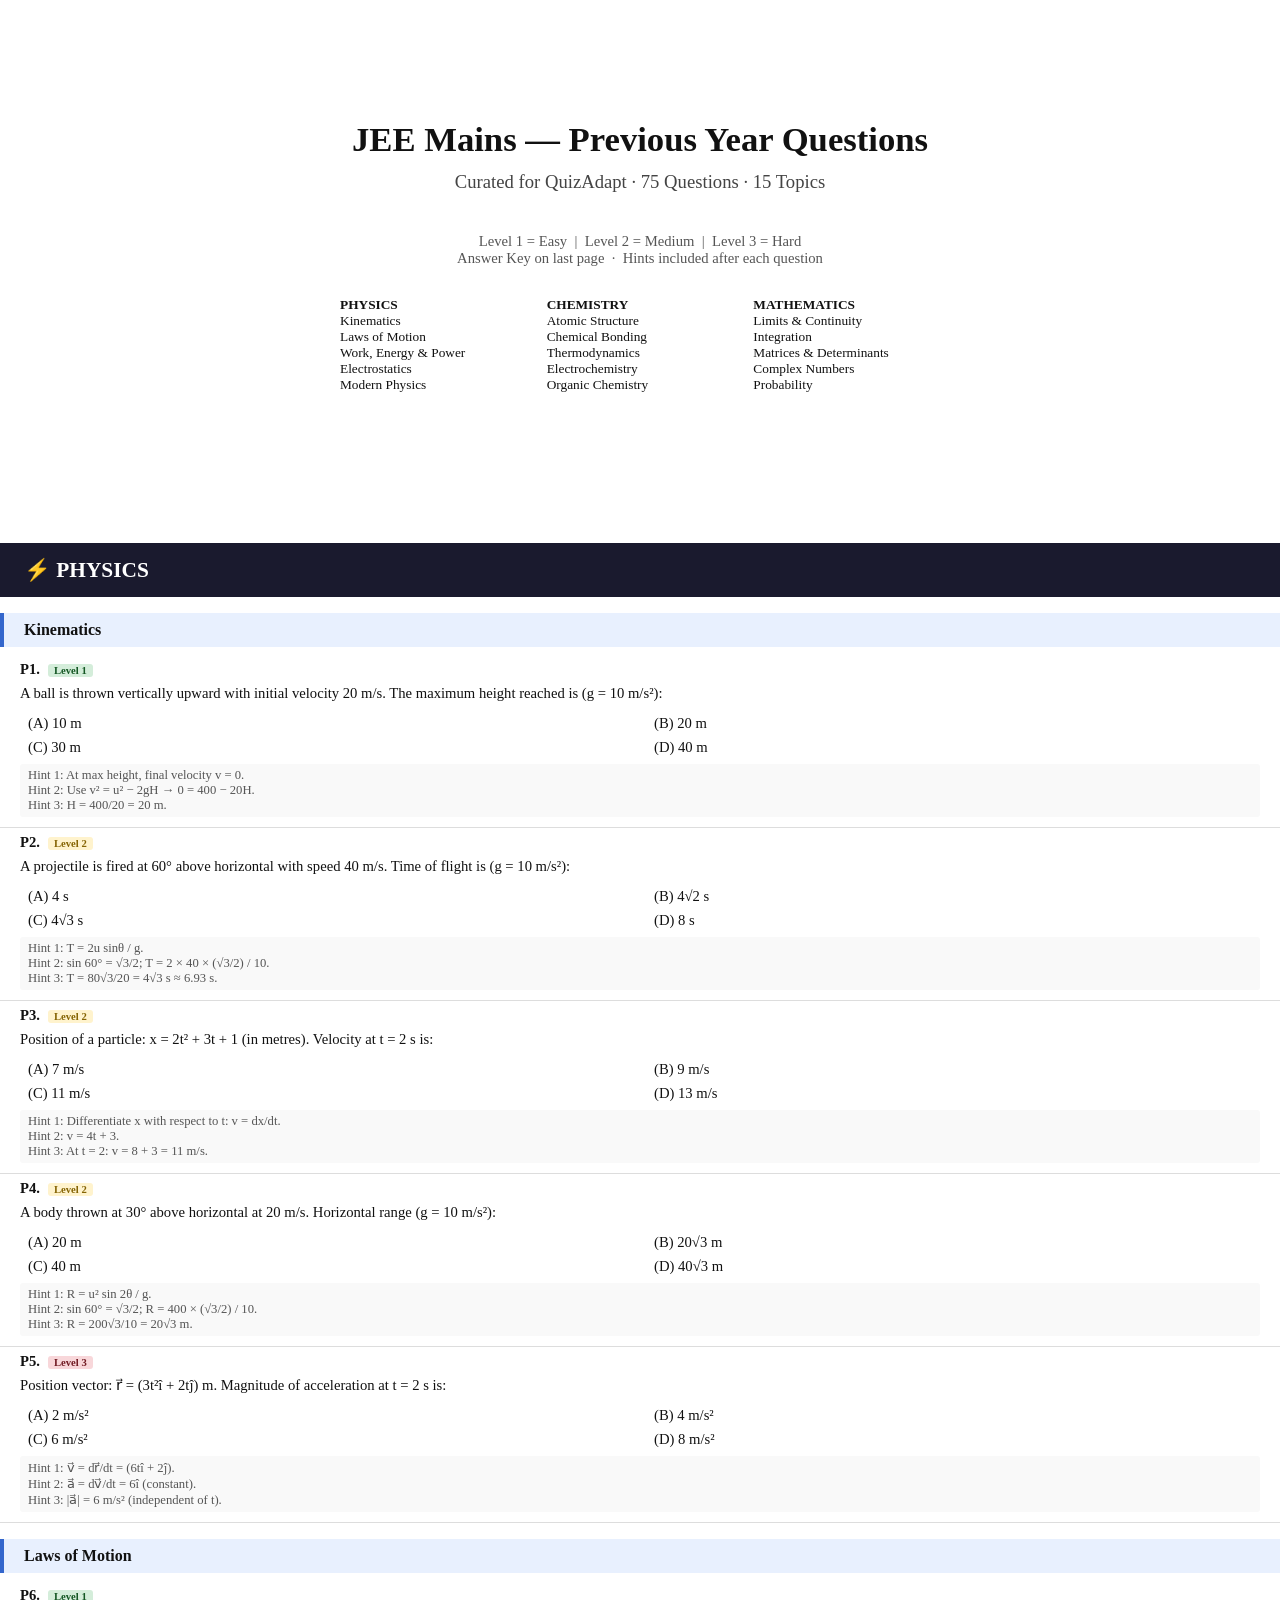
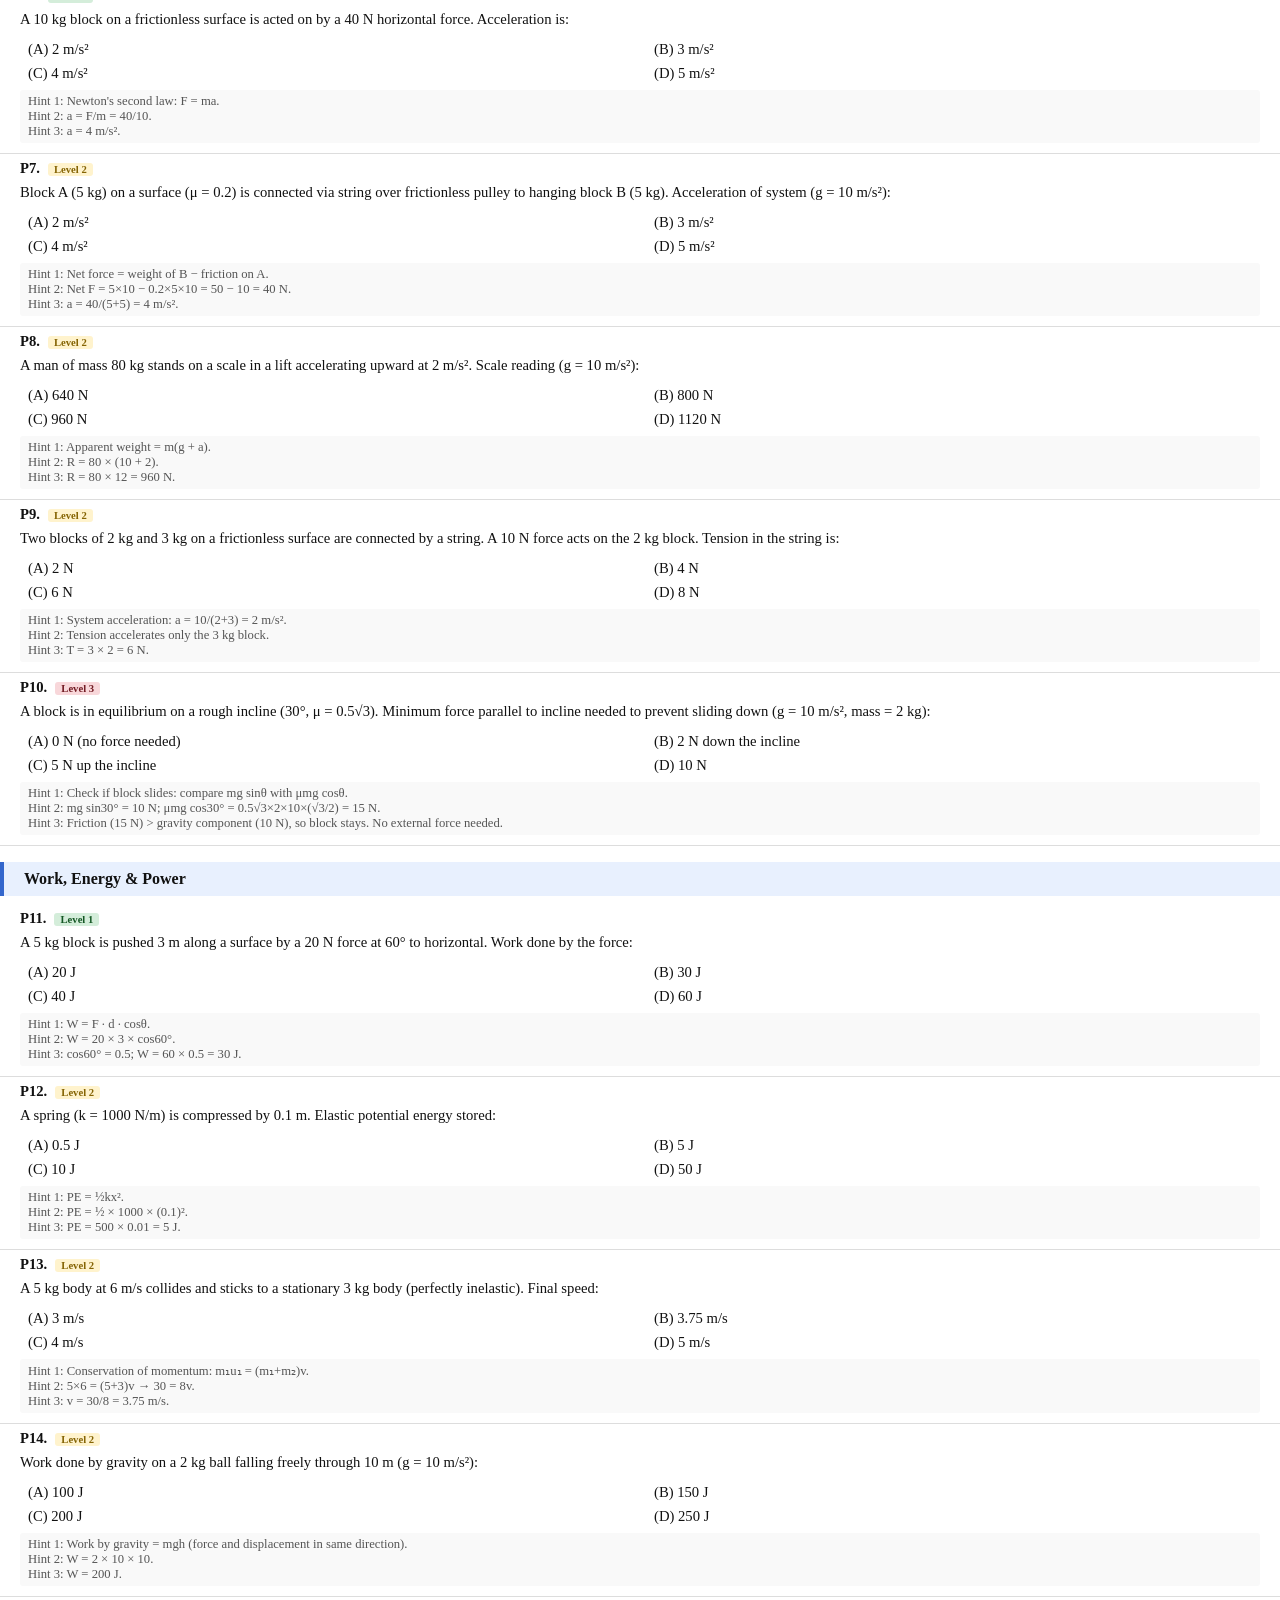
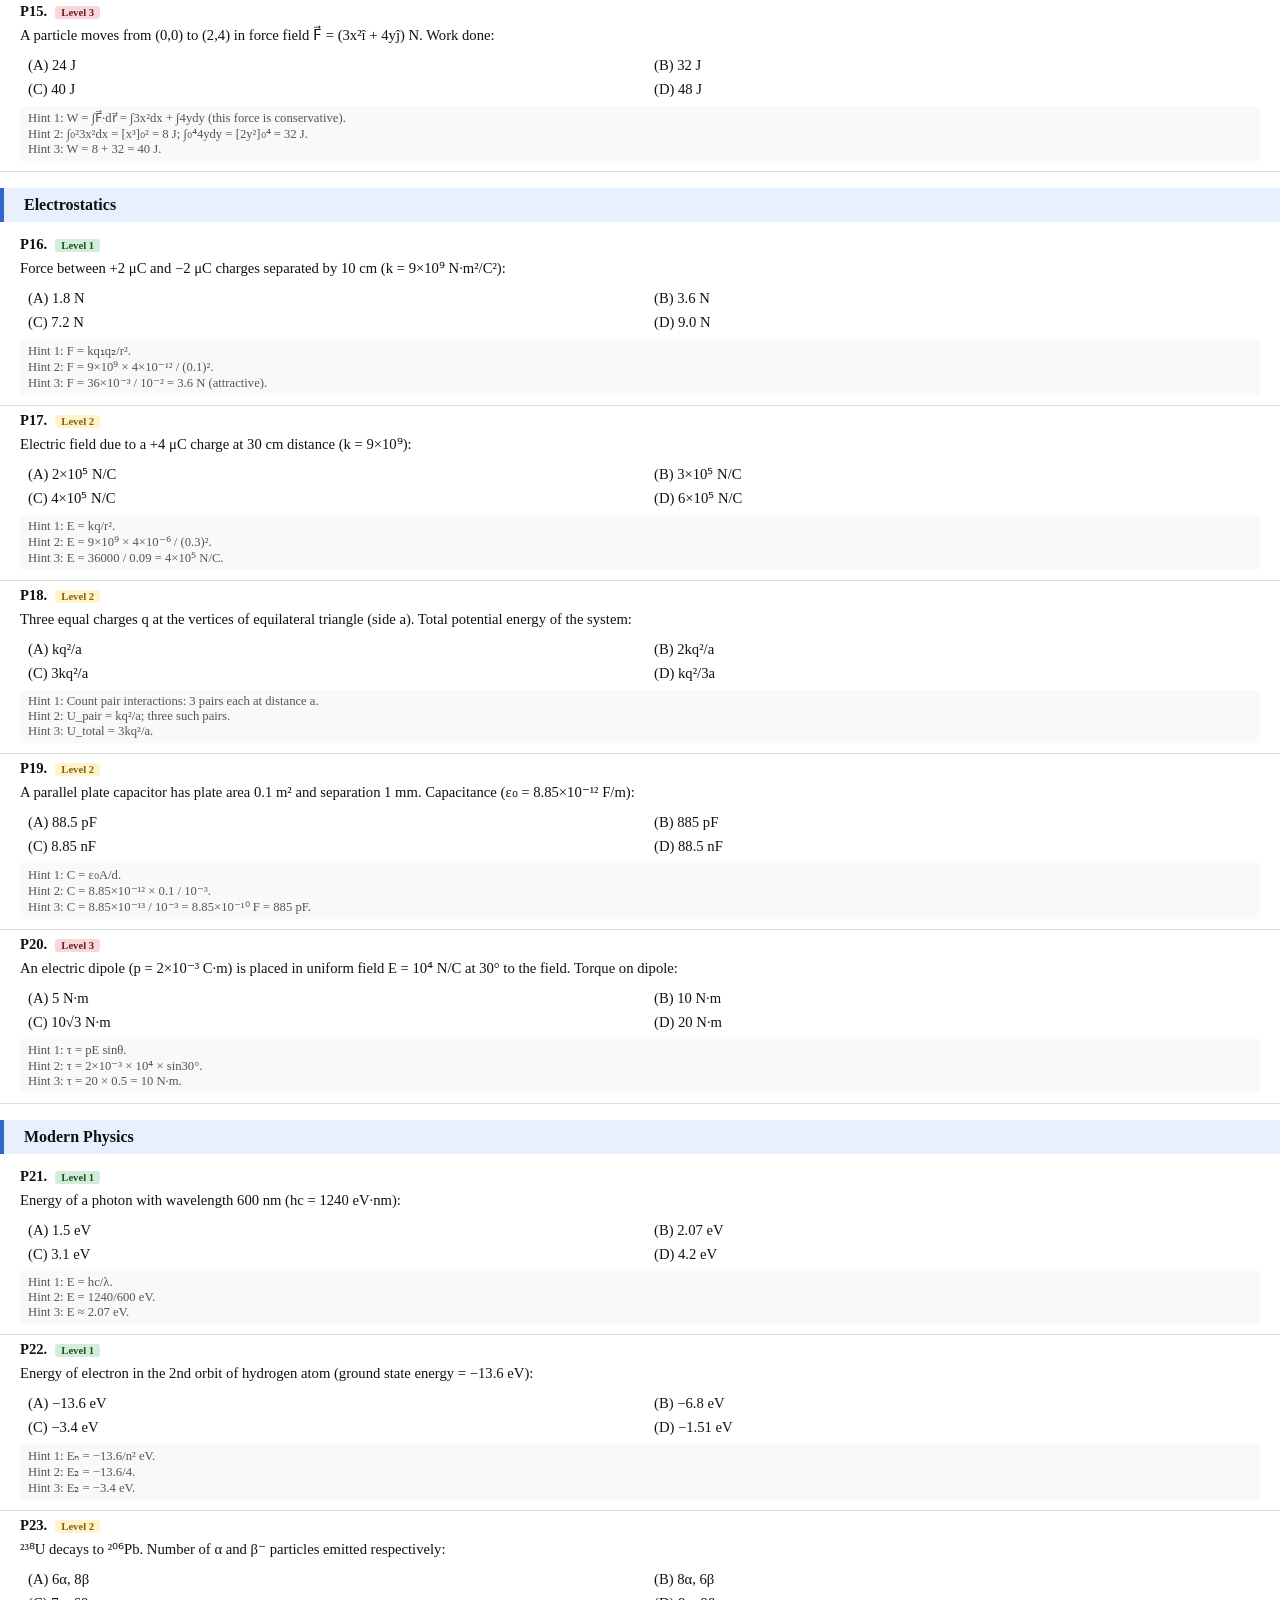
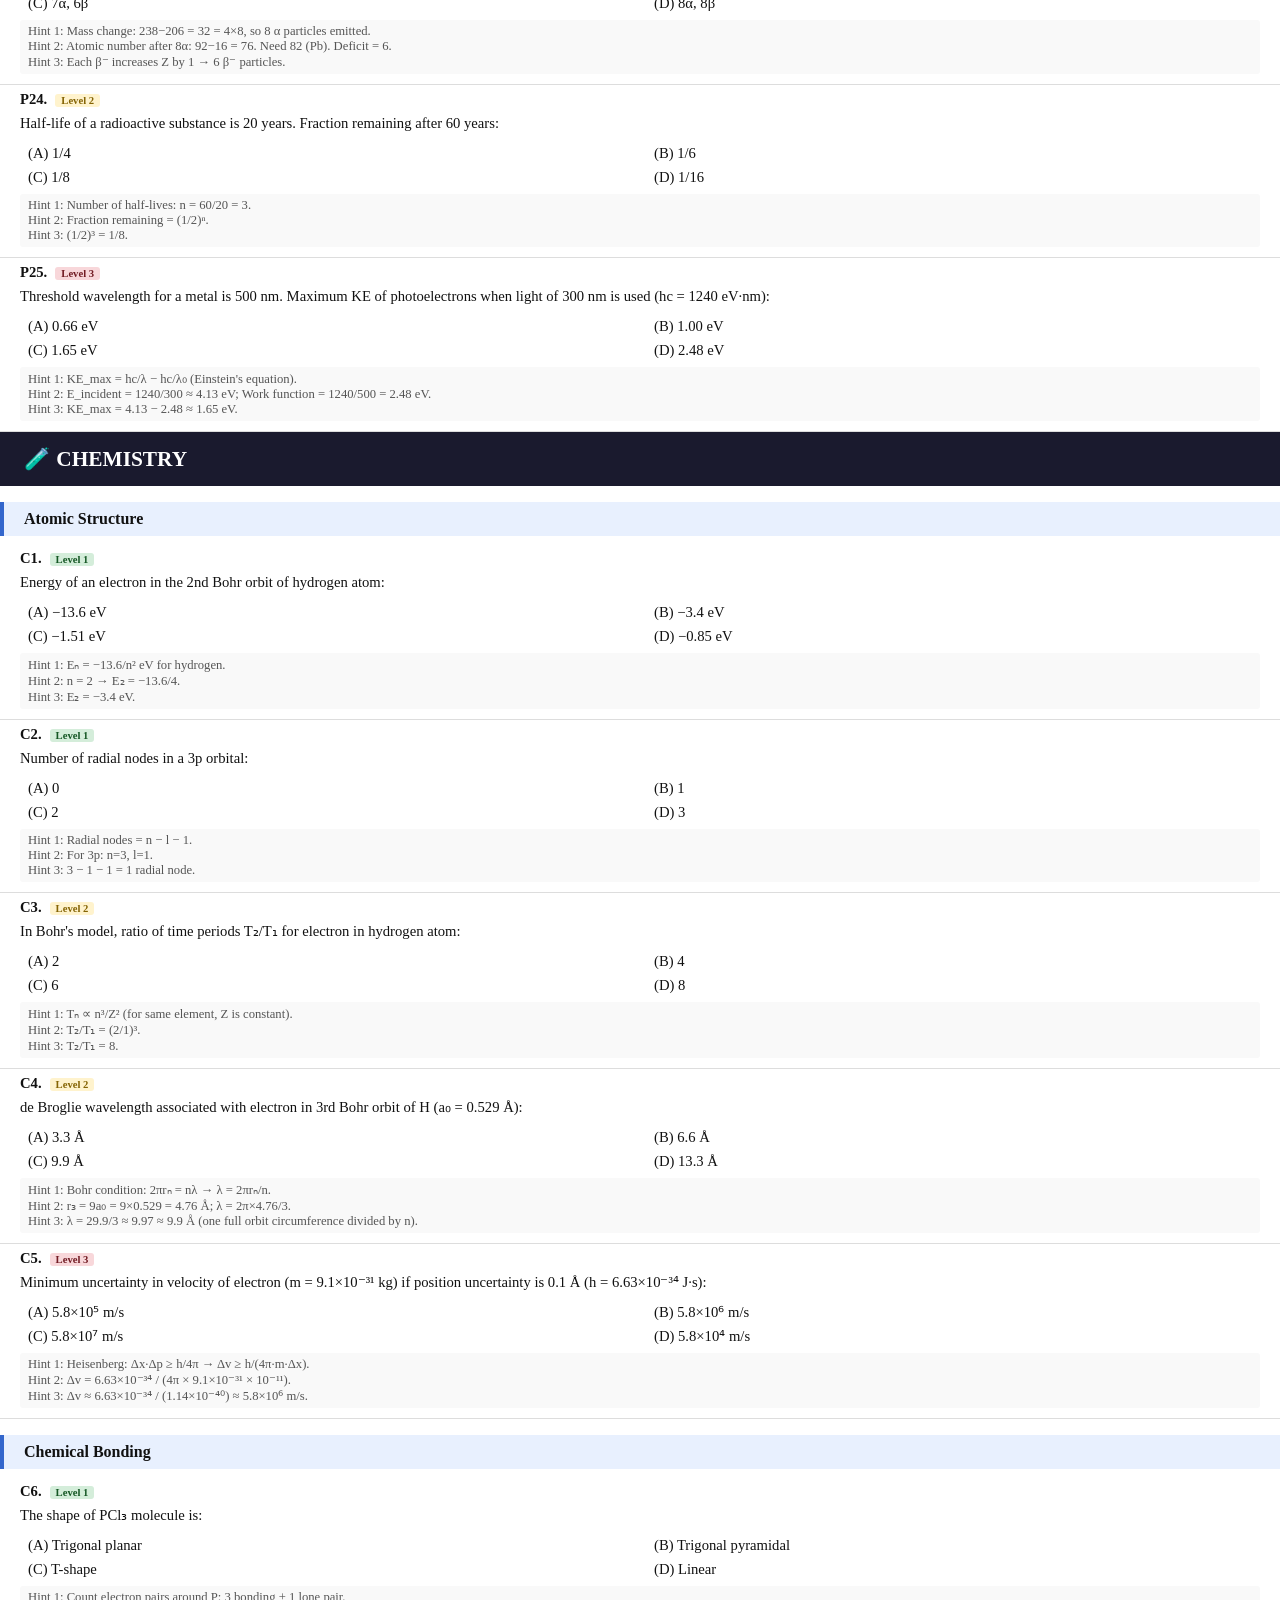
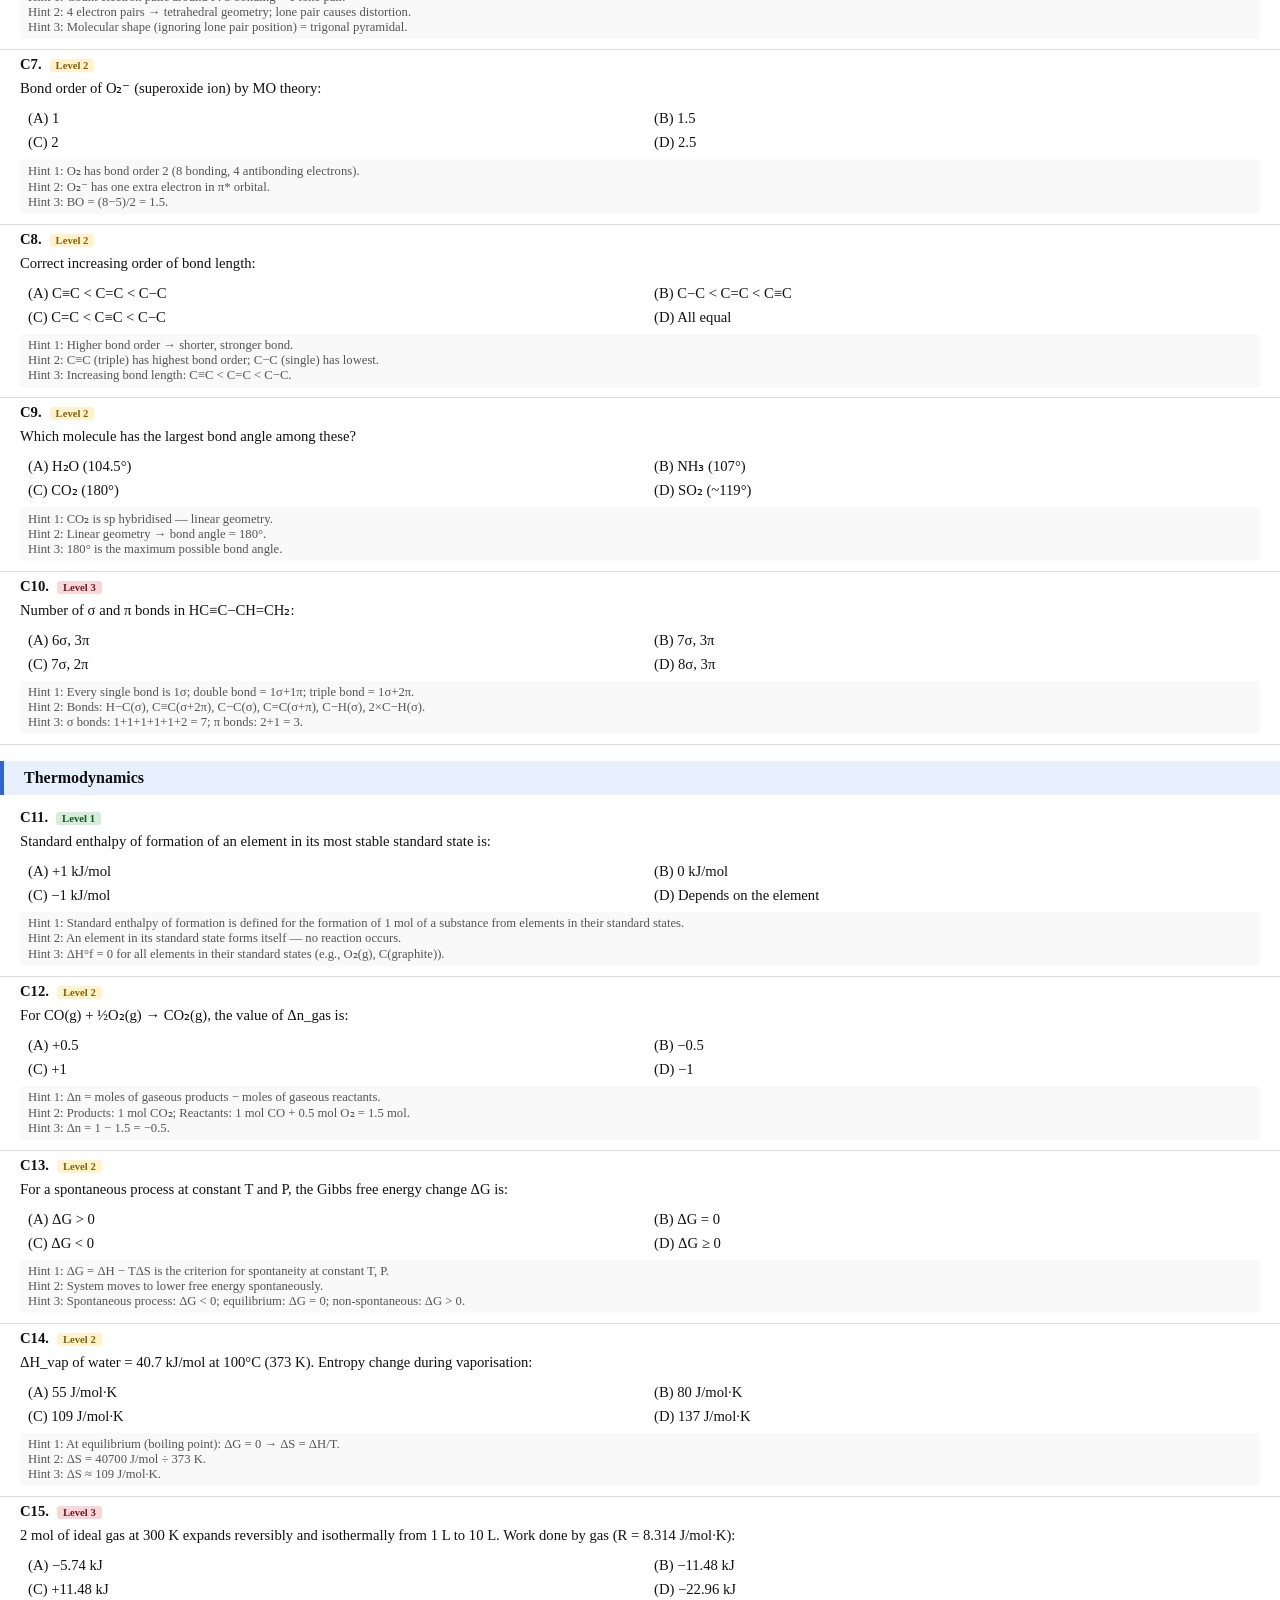
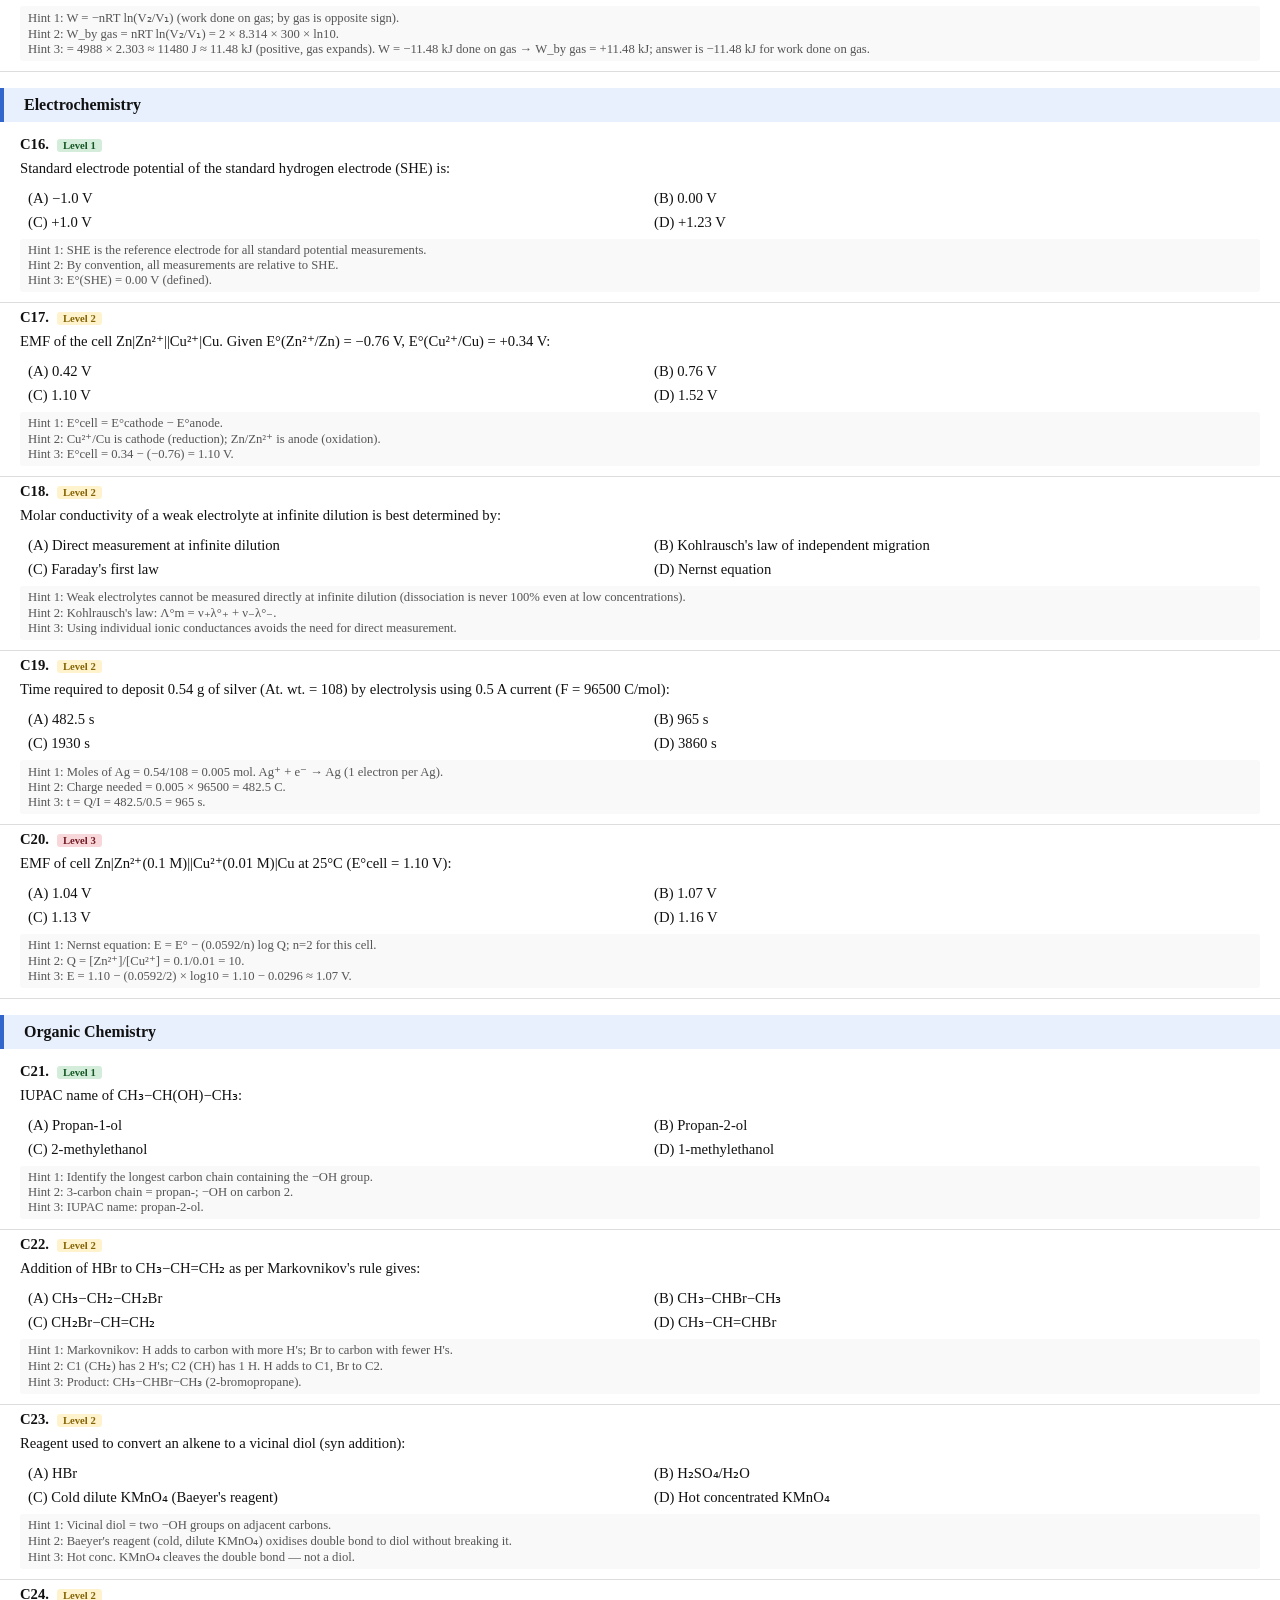
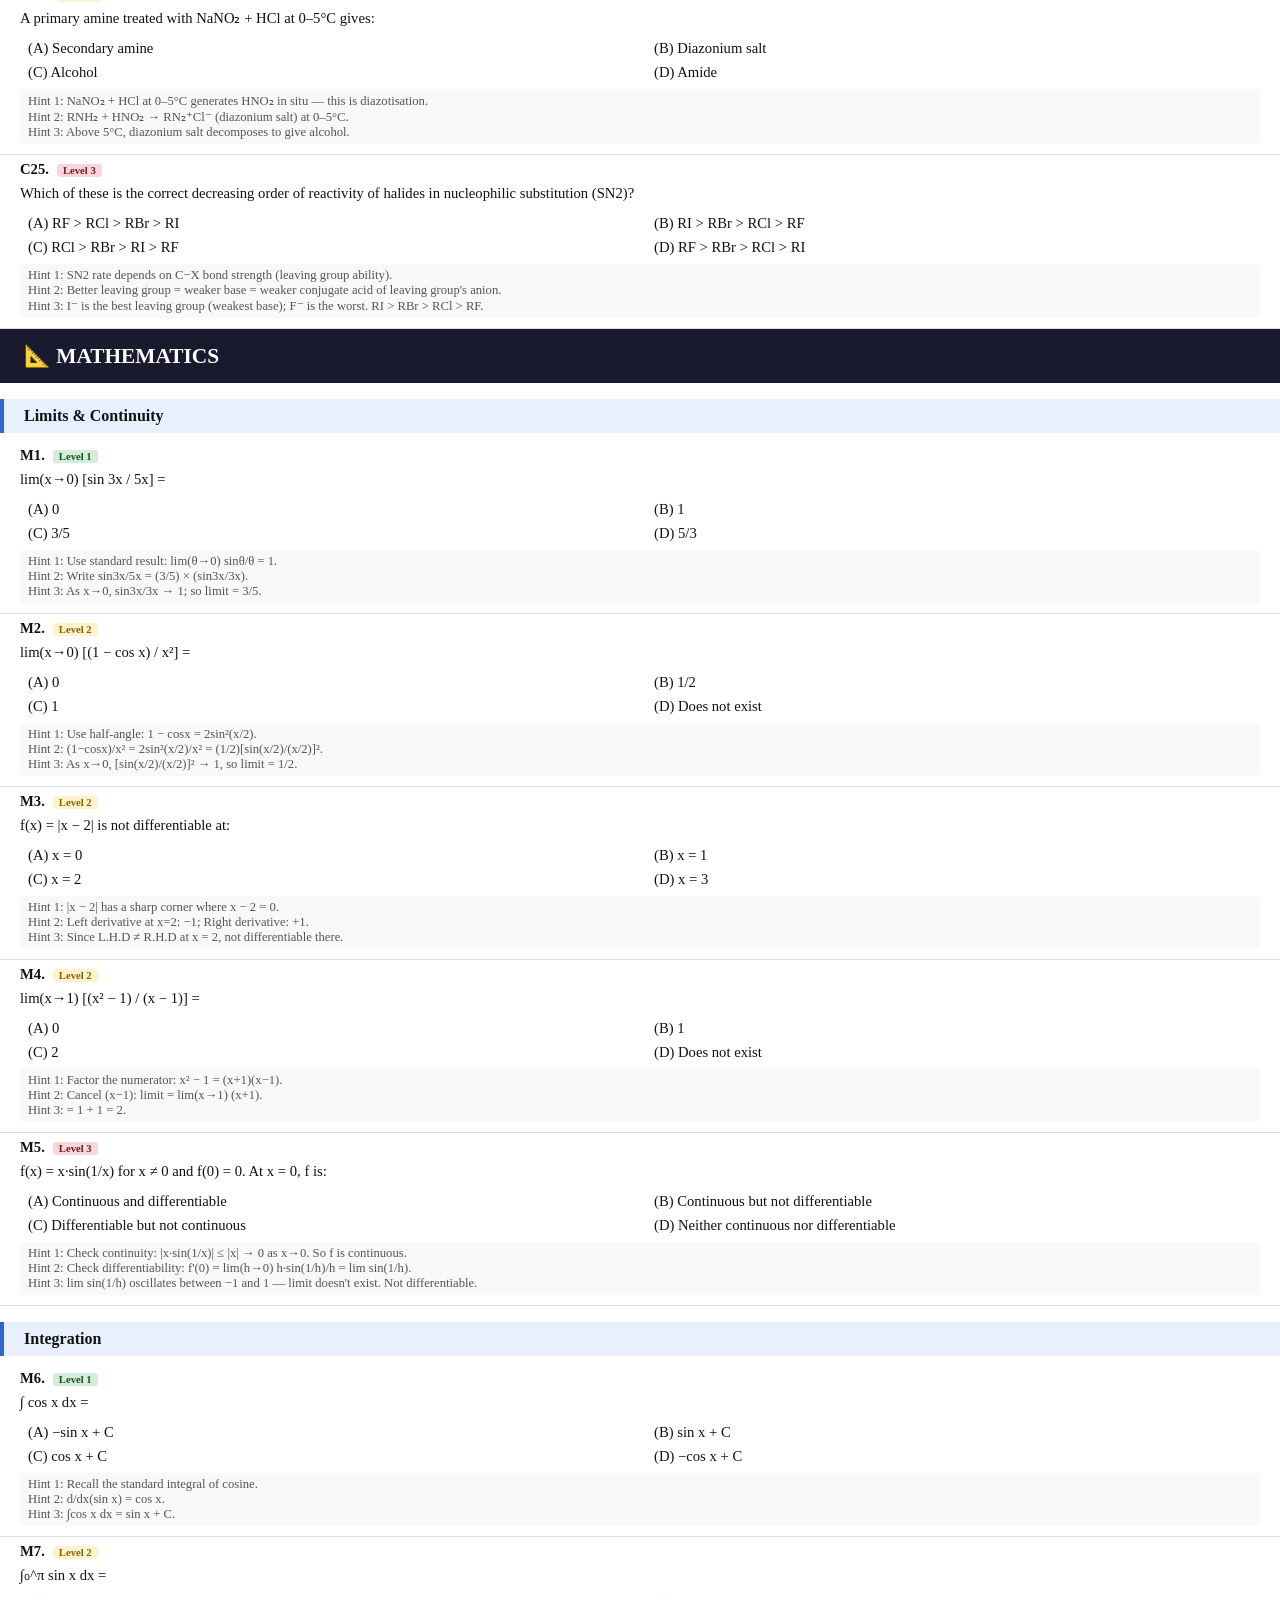
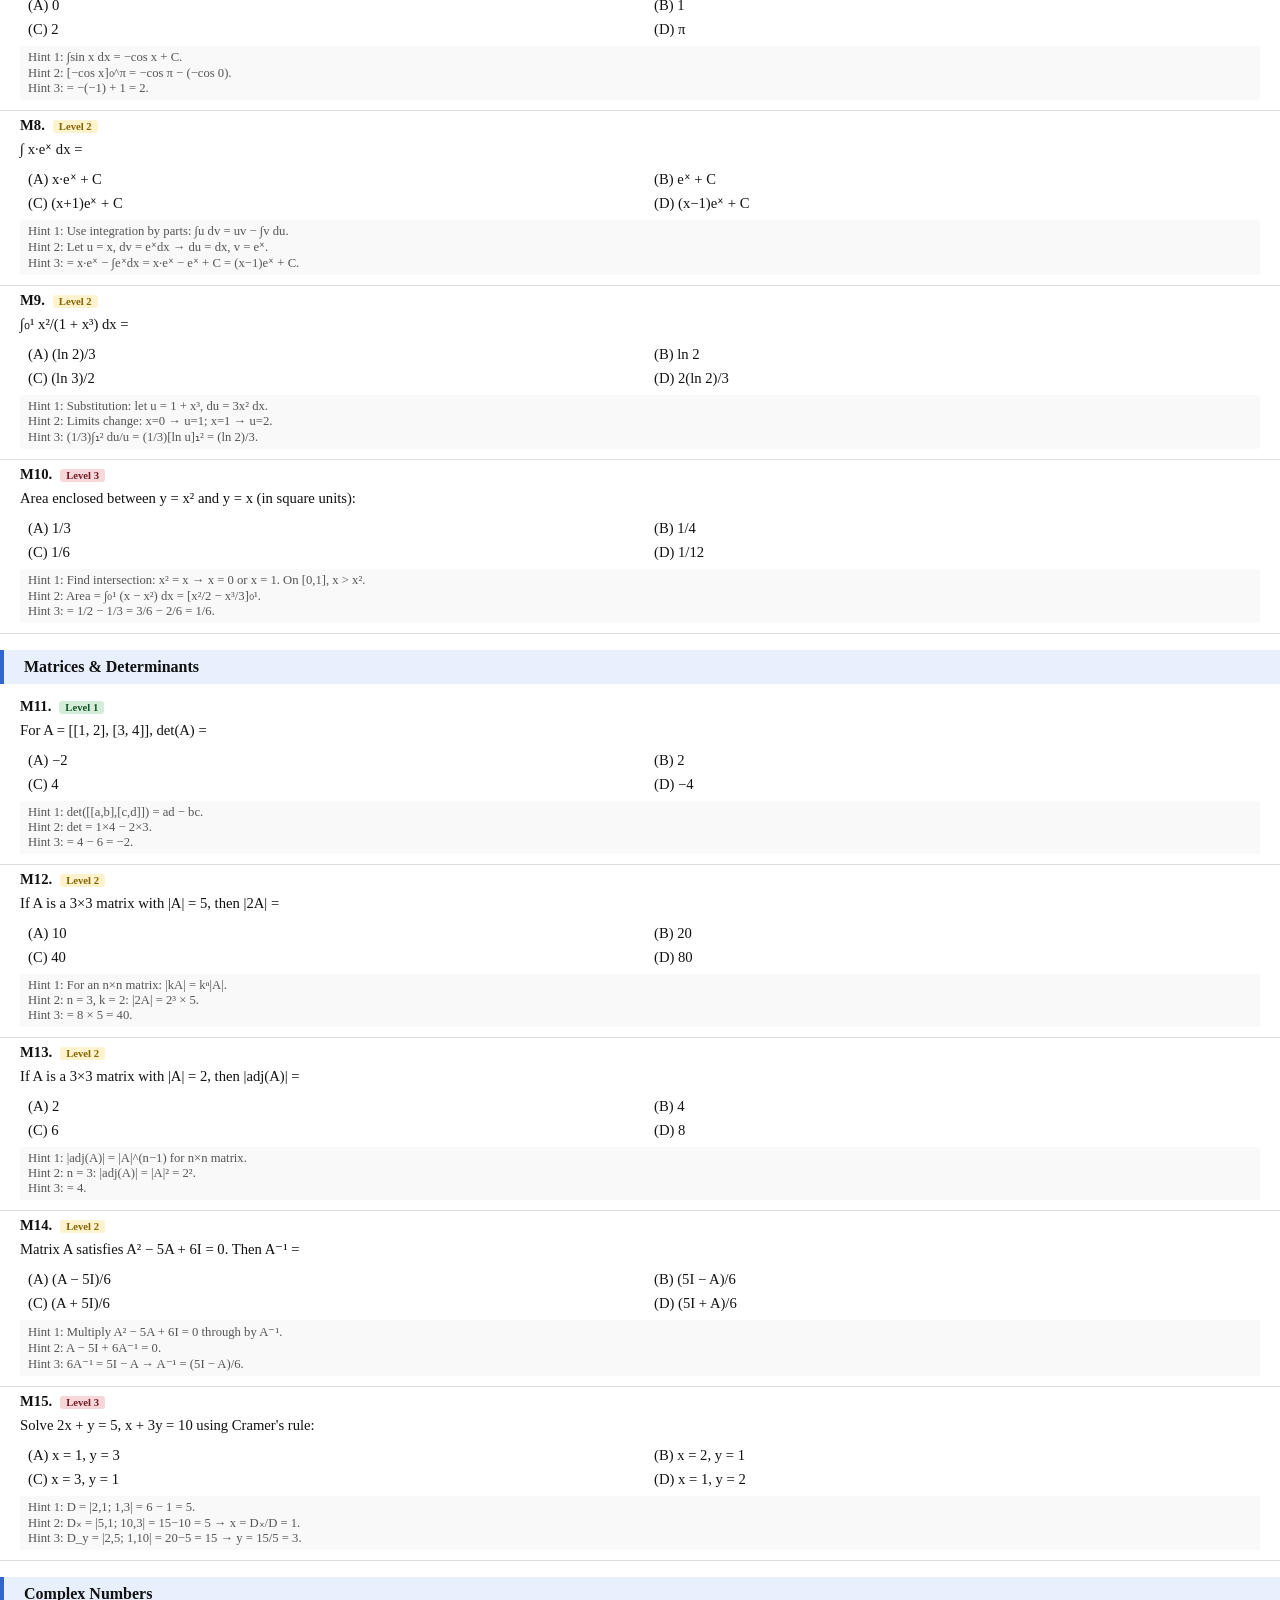
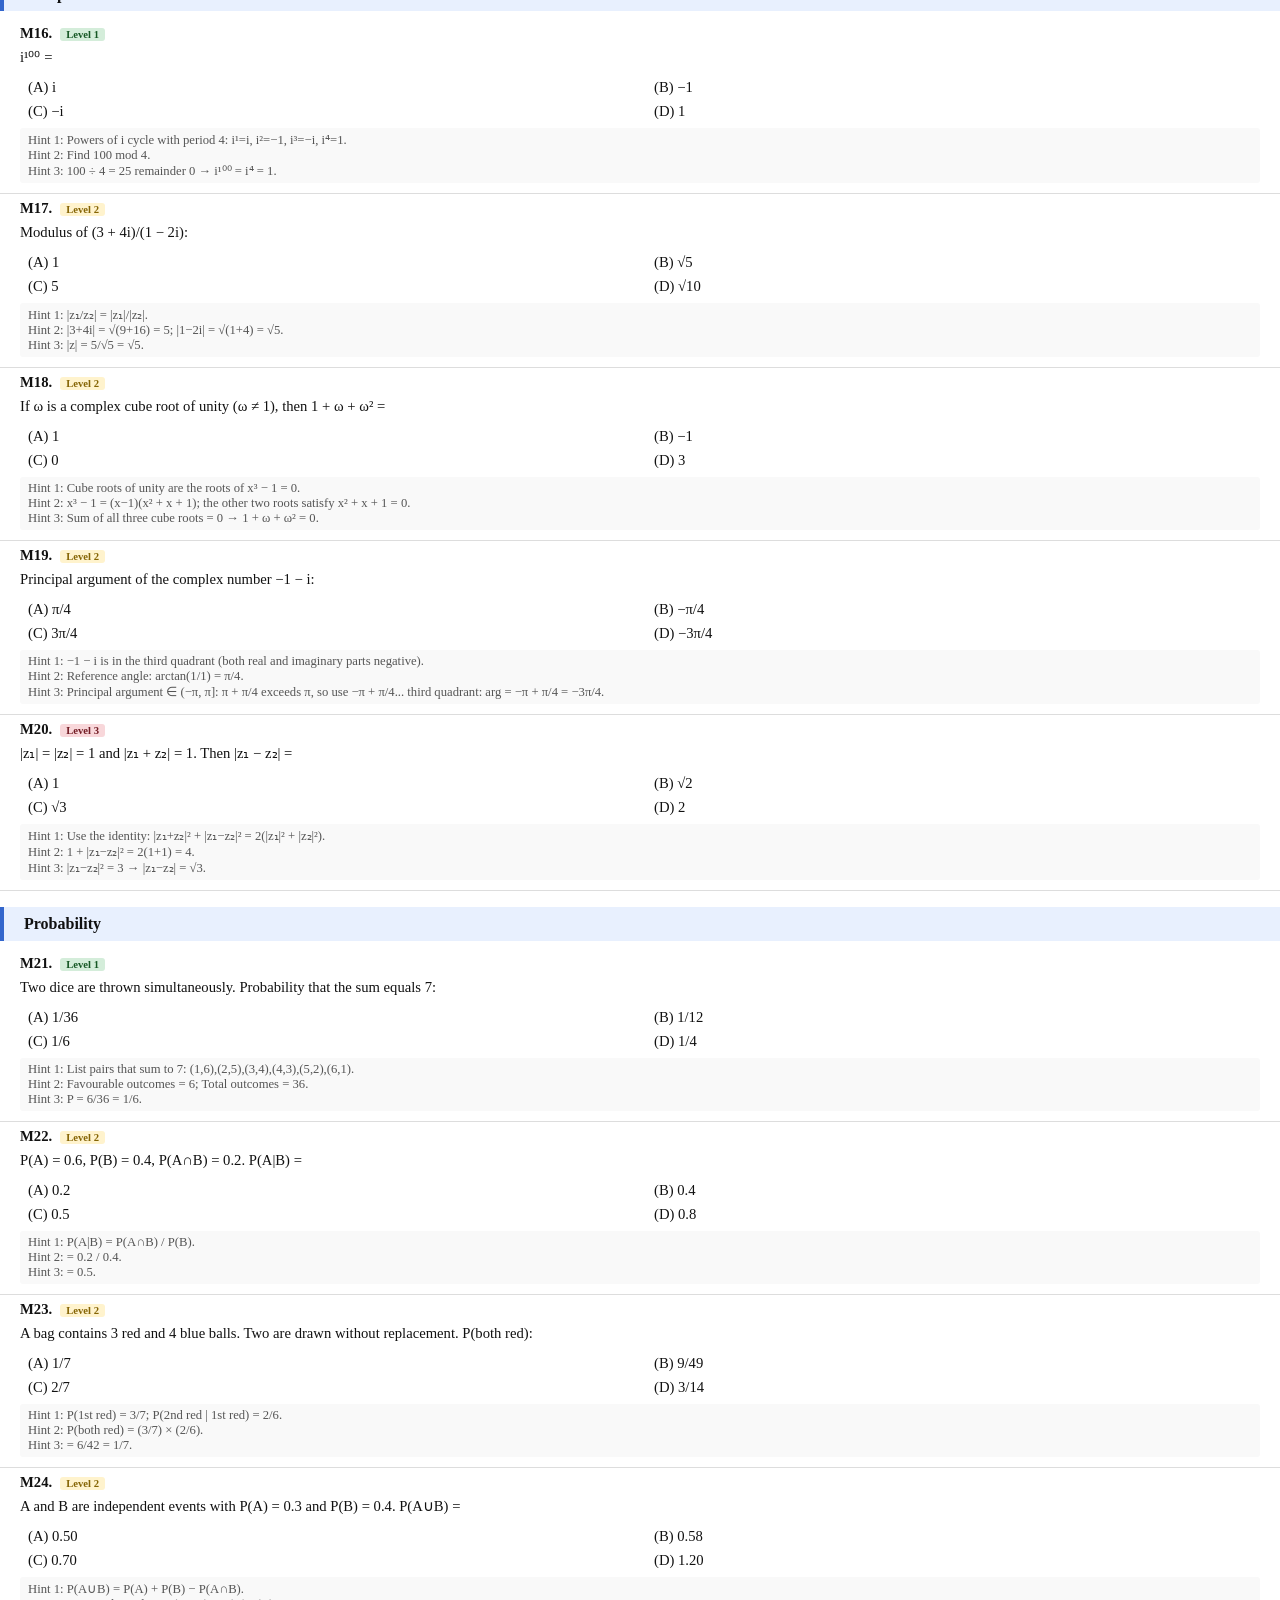
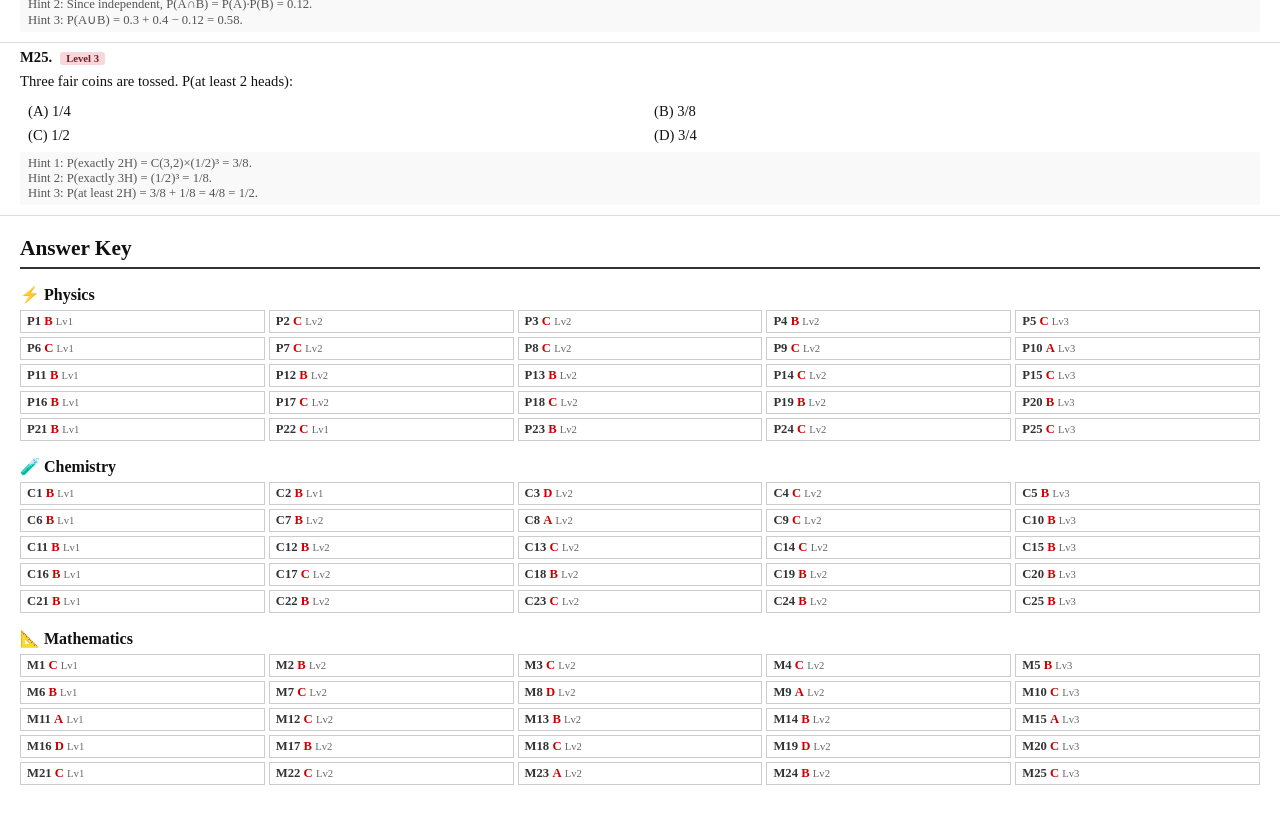
<file: jee_pyq.html>
<!DOCTYPE html>
<html lang="en">
<head>
<meta charset="UTF-8">
<title>JEE Mains PYQ — QuizAdapt Topics</title>
<style>
  * { box-sizing: border-box; margin: 0; padding: 0; }
  body { font-family: 'Times New Roman', serif; font-size: 11pt; color: #111; background: #fff; }
  .cover { page-break-after: always; text-align: center; padding: 120px 40px; }
  .cover h1 { font-size: 26pt; font-weight: bold; margin-bottom: 12px; }
  .cover h2 { font-size: 14pt; font-weight: normal; color: #444; margin-bottom: 8px; }
  .cover .meta { margin-top: 40px; font-size: 11pt; color: #555; }
  .cover .topics-grid { display: grid; grid-template-columns: 1fr 1fr 1fr; gap: 6px 20px; max-width: 600px; margin: 30px auto; text-align: left; font-size: 10pt; }
  .subject-header { page-break-before: always; background: #1a1a2e; color: #fff; padding: 14px 24px; font-size: 16pt; font-weight: bold; margin-bottom: 0; }
  .topic-header { background: #e8f0fe; padding: 8px 20px; font-size: 12pt; font-weight: bold; border-left: 4px solid #3366cc; margin: 16px 0 8px 0; }
  .question-block { padding: 6px 20px 10px 20px; border-bottom: 1px solid #ddd; }
  .q-num { font-weight: bold; display: inline; }
  .level-badge { display: inline-block; font-size: 8pt; padding: 1px 6px; border-radius: 3px; margin-left: 8px; font-weight: bold; vertical-align: middle; }
  .l1 { background: #d4edda; color: #155724; }
  .l2 { background: #fff3cd; color: #856404; }
  .l3 { background: #f8d7da; color: #721c24; }
  .q-text { margin: 4px 0 8px 0; line-height: 1.5; }
  .options { display: grid; grid-template-columns: 1fr 1fr; gap: 2px 20px; margin-left: 8px; }
  .opt { line-height: 1.5; }
  .hints { margin-top: 6px; font-size: 9.5pt; color: #555; background: #f9f9f9; padding: 4px 8px; border-radius: 3px; }
  .hints span { display: block; }
  .answer-key { page-break-before: always; padding: 20px; }
  .answer-key h2 { font-size: 16pt; font-weight: bold; margin-bottom: 16px; border-bottom: 2px solid #333; padding-bottom: 6px; }
  .ak-subject { margin-bottom: 16px; }
  .ak-subject h3 { font-size: 12pt; font-weight: bold; margin-bottom: 6px; }
  .ak-grid { display: grid; grid-template-columns: repeat(5, 1fr); gap: 4px; font-size: 9.5pt; }
  .ak-item { border: 1px solid #ccc; padding: 3px 6px; }
  .ak-item .qn { font-weight: bold; color: #333; }
  .ak-item .ans { color: #cc0000; font-weight: bold; }
  @media print {
    body { font-size: 10.5pt; }
    .subject-header { page-break-before: always; }
    .question-block { page-break-inside: avoid; }
    .answer-key { page-break-before: always; }
    @page { margin: 18mm 15mm; }
  }
</style>
</head>
<body>

<!-- COVER -->
<div class="cover">
  <h1>JEE Mains — Previous Year Questions</h1>
  <h2>Curated for QuizAdapt · 75 Questions · 15 Topics</h2>
  <div class="meta">Level 1 = Easy &nbsp;|&nbsp; Level 2 = Medium &nbsp;|&nbsp; Level 3 = Hard<br>Answer Key on last page &nbsp;·&nbsp; Hints included after each question</div>
  <div class="topics-grid">
    <div><b>PHYSICS</b><br>Kinematics<br>Laws of Motion<br>Work, Energy &amp; Power<br>Electrostatics<br>Modern Physics</div>
    <div><b>CHEMISTRY</b><br>Atomic Structure<br>Chemical Bonding<br>Thermodynamics<br>Electrochemistry<br>Organic Chemistry</div>
    <div><b>MATHEMATICS</b><br>Limits &amp; Continuity<br>Integration<br>Matrices &amp; Determinants<br>Complex Numbers<br>Probability</div>
  </div>
</div>

<!-- ═══════════════════ PHYSICS ═══════════════════ -->
<div class="subject-header">⚡ PHYSICS</div>

<div class="topic-header">Kinematics</div>

<div class="question-block">
  <span class="q-num">P1.</span><span class="level-badge l1">Level 1</span>
  <div class="q-text">A ball is thrown vertically upward with initial velocity 20 m/s. The maximum height reached is (g = 10 m/s²):</div>
  <div class="options"><div class="opt">(A) 10 m</div><div class="opt">(B) 20 m</div><div class="opt">(C) 30 m</div><div class="opt">(D) 40 m</div></div>
  <div class="hints"><span>Hint 1: At max height, final velocity v = 0.</span><span>Hint 2: Use v² = u² − 2gH → 0 = 400 − 20H.</span><span>Hint 3: H = 400/20 = 20 m.</span></div>
</div>

<div class="question-block">
  <span class="q-num">P2.</span><span class="level-badge l2">Level 2</span>
  <div class="q-text">A projectile is fired at 60° above horizontal with speed 40 m/s. Time of flight is (g = 10 m/s²):</div>
  <div class="options"><div class="opt">(A) 4 s</div><div class="opt">(B) 4√2 s</div><div class="opt">(C) 4√3 s</div><div class="opt">(D) 8 s</div></div>
  <div class="hints"><span>Hint 1: T = 2u sinθ / g.</span><span>Hint 2: sin 60° = √3/2; T = 2 × 40 × (√3/2) / 10.</span><span>Hint 3: T = 80√3/20 = 4√3 s ≈ 6.93 s.</span></div>
</div>

<div class="question-block">
  <span class="q-num">P3.</span><span class="level-badge l2">Level 2</span>
  <div class="q-text">Position of a particle: x = 2t² + 3t + 1 (in metres). Velocity at t = 2 s is:</div>
  <div class="options"><div class="opt">(A) 7 m/s</div><div class="opt">(B) 9 m/s</div><div class="opt">(C) 11 m/s</div><div class="opt">(D) 13 m/s</div></div>
  <div class="hints"><span>Hint 1: Differentiate x with respect to t: v = dx/dt.</span><span>Hint 2: v = 4t + 3.</span><span>Hint 3: At t = 2: v = 8 + 3 = 11 m/s.</span></div>
</div>

<div class="question-block">
  <span class="q-num">P4.</span><span class="level-badge l2">Level 2</span>
  <div class="q-text">A body thrown at 30° above horizontal at 20 m/s. Horizontal range (g = 10 m/s²):</div>
  <div class="options"><div class="opt">(A) 20 m</div><div class="opt">(B) 20√3 m</div><div class="opt">(C) 40 m</div><div class="opt">(D) 40√3 m</div></div>
  <div class="hints"><span>Hint 1: R = u² sin 2θ / g.</span><span>Hint 2: sin 60° = √3/2; R = 400 × (√3/2) / 10.</span><span>Hint 3: R = 200√3/10 = 20√3 m.</span></div>
</div>

<div class="question-block">
  <span class="q-num">P5.</span><span class="level-badge l3">Level 3</span>
  <div class="q-text">Position vector: r⃗ = (3t²î + 2tĵ) m. Magnitude of acceleration at t = 2 s is:</div>
  <div class="options"><div class="opt">(A) 2 m/s²</div><div class="opt">(B) 4 m/s²</div><div class="opt">(C) 6 m/s²</div><div class="opt">(D) 8 m/s²</div></div>
  <div class="hints"><span>Hint 1: v⃗ = dr⃗/dt = (6tî + 2ĵ).</span><span>Hint 2: a⃗ = dv⃗/dt = 6î (constant).</span><span>Hint 3: |a⃗| = 6 m/s² (independent of t).</span></div>
</div>

<div class="topic-header">Laws of Motion</div>

<div class="question-block">
  <span class="q-num">P6.</span><span class="level-badge l1">Level 1</span>
  <div class="q-text">A 10 kg block on a frictionless surface is acted on by a 40 N horizontal force. Acceleration is:</div>
  <div class="options"><div class="opt">(A) 2 m/s²</div><div class="opt">(B) 3 m/s²</div><div class="opt">(C) 4 m/s²</div><div class="opt">(D) 5 m/s²</div></div>
  <div class="hints"><span>Hint 1: Newton's second law: F = ma.</span><span>Hint 2: a = F/m = 40/10.</span><span>Hint 3: a = 4 m/s².</span></div>
</div>

<div class="question-block">
  <span class="q-num">P7.</span><span class="level-badge l2">Level 2</span>
  <div class="q-text">Block A (5 kg) on a surface (μ = 0.2) is connected via string over frictionless pulley to hanging block B (5 kg). Acceleration of system (g = 10 m/s²):</div>
  <div class="options"><div class="opt">(A) 2 m/s²</div><div class="opt">(B) 3 m/s²</div><div class="opt">(C) 4 m/s²</div><div class="opt">(D) 5 m/s²</div></div>
  <div class="hints"><span>Hint 1: Net force = weight of B − friction on A.</span><span>Hint 2: Net F = 5×10 − 0.2×5×10 = 50 − 10 = 40 N.</span><span>Hint 3: a = 40/(5+5) = 4 m/s².</span></div>
</div>

<div class="question-block">
  <span class="q-num">P8.</span><span class="level-badge l2">Level 2</span>
  <div class="q-text">A man of mass 80 kg stands on a scale in a lift accelerating upward at 2 m/s². Scale reading (g = 10 m/s²):</div>
  <div class="options"><div class="opt">(A) 640 N</div><div class="opt">(B) 800 N</div><div class="opt">(C) 960 N</div><div class="opt">(D) 1120 N</div></div>
  <div class="hints"><span>Hint 1: Apparent weight = m(g + a).</span><span>Hint 2: R = 80 × (10 + 2).</span><span>Hint 3: R = 80 × 12 = 960 N.</span></div>
</div>

<div class="question-block">
  <span class="q-num">P9.</span><span class="level-badge l2">Level 2</span>
  <div class="q-text">Two blocks of 2 kg and 3 kg on a frictionless surface are connected by a string. A 10 N force acts on the 2 kg block. Tension in the string is:</div>
  <div class="options"><div class="opt">(A) 2 N</div><div class="opt">(B) 4 N</div><div class="opt">(C) 6 N</div><div class="opt">(D) 8 N</div></div>
  <div class="hints"><span>Hint 1: System acceleration: a = 10/(2+3) = 2 m/s².</span><span>Hint 2: Tension accelerates only the 3 kg block.</span><span>Hint 3: T = 3 × 2 = 6 N.</span></div>
</div>

<div class="question-block">
  <span class="q-num">P10.</span><span class="level-badge l3">Level 3</span>
  <div class="q-text">A block is in equilibrium on a rough incline (30°, μ = 0.5√3). Minimum force parallel to incline needed to prevent sliding down (g = 10 m/s², mass = 2 kg):</div>
  <div class="options"><div class="opt">(A) 0 N (no force needed)</div><div class="opt">(B) 2 N down the incline</div><div class="opt">(C) 5 N up the incline</div><div class="opt">(D) 10 N</div></div>
  <div class="hints"><span>Hint 1: Check if block slides: compare mg sinθ with μmg cosθ.</span><span>Hint 2: mg sin30° = 10 N; μmg cos30° = 0.5√3×2×10×(√3/2) = 15 N.</span><span>Hint 3: Friction (15 N) &gt; gravity component (10 N), so block stays. No external force needed.</span></div>
</div>

<div class="topic-header">Work, Energy &amp; Power</div>

<div class="question-block">
  <span class="q-num">P11.</span><span class="level-badge l1">Level 1</span>
  <div class="q-text">A 5 kg block is pushed 3 m along a surface by a 20 N force at 60° to horizontal. Work done by the force:</div>
  <div class="options"><div class="opt">(A) 20 J</div><div class="opt">(B) 30 J</div><div class="opt">(C) 40 J</div><div class="opt">(D) 60 J</div></div>
  <div class="hints"><span>Hint 1: W = F · d · cosθ.</span><span>Hint 2: W = 20 × 3 × cos60°.</span><span>Hint 3: cos60° = 0.5; W = 60 × 0.5 = 30 J.</span></div>
</div>

<div class="question-block">
  <span class="q-num">P12.</span><span class="level-badge l2">Level 2</span>
  <div class="q-text">A spring (k = 1000 N/m) is compressed by 0.1 m. Elastic potential energy stored:</div>
  <div class="options"><div class="opt">(A) 0.5 J</div><div class="opt">(B) 5 J</div><div class="opt">(C) 10 J</div><div class="opt">(D) 50 J</div></div>
  <div class="hints"><span>Hint 1: PE = ½kx².</span><span>Hint 2: PE = ½ × 1000 × (0.1)².</span><span>Hint 3: PE = 500 × 0.01 = 5 J.</span></div>
</div>

<div class="question-block">
  <span class="q-num">P13.</span><span class="level-badge l2">Level 2</span>
  <div class="q-text">A 5 kg body at 6 m/s collides and sticks to a stationary 3 kg body (perfectly inelastic). Final speed:</div>
  <div class="options"><div class="opt">(A) 3 m/s</div><div class="opt">(B) 3.75 m/s</div><div class="opt">(C) 4 m/s</div><div class="opt">(D) 5 m/s</div></div>
  <div class="hints"><span>Hint 1: Conservation of momentum: m₁u₁ = (m₁+m₂)v.</span><span>Hint 2: 5×6 = (5+3)v → 30 = 8v.</span><span>Hint 3: v = 30/8 = 3.75 m/s.</span></div>
</div>

<div class="question-block">
  <span class="q-num">P14.</span><span class="level-badge l2">Level 2</span>
  <div class="q-text">Work done by gravity on a 2 kg ball falling freely through 10 m (g = 10 m/s²):</div>
  <div class="options"><div class="opt">(A) 100 J</div><div class="opt">(B) 150 J</div><div class="opt">(C) 200 J</div><div class="opt">(D) 250 J</div></div>
  <div class="hints"><span>Hint 1: Work by gravity = mgh (force and displacement in same direction).</span><span>Hint 2: W = 2 × 10 × 10.</span><span>Hint 3: W = 200 J.</span></div>
</div>

<div class="question-block">
  <span class="q-num">P15.</span><span class="level-badge l3">Level 3</span>
  <div class="q-text">A particle moves from (0,0) to (2,4) in force field F⃗ = (3x²î + 4yĵ) N. Work done:</div>
  <div class="options"><div class="opt">(A) 24 J</div><div class="opt">(B) 32 J</div><div class="opt">(C) 40 J</div><div class="opt">(D) 48 J</div></div>
  <div class="hints"><span>Hint 1: W = ∫F⃗·dr⃗ = ∫3x²dx + ∫4ydy (this force is conservative).</span><span>Hint 2: ∫₀²3x²dx = [x³]₀² = 8 J; ∫₀⁴4ydy = [2y²]₀⁴ = 32 J.</span><span>Hint 3: W = 8 + 32 = 40 J.</span></div>
</div>

<div class="topic-header">Electrostatics</div>

<div class="question-block">
  <span class="q-num">P16.</span><span class="level-badge l1">Level 1</span>
  <div class="q-text">Force between +2 μC and −2 μC charges separated by 10 cm (k = 9×10⁹ N·m²/C²):</div>
  <div class="options"><div class="opt">(A) 1.8 N</div><div class="opt">(B) 3.6 N</div><div class="opt">(C) 7.2 N</div><div class="opt">(D) 9.0 N</div></div>
  <div class="hints"><span>Hint 1: F = kq₁q₂/r².</span><span>Hint 2: F = 9×10⁹ × 4×10⁻¹² / (0.1)².</span><span>Hint 3: F = 36×10⁻³ / 10⁻² = 3.6 N (attractive).</span></div>
</div>

<div class="question-block">
  <span class="q-num">P17.</span><span class="level-badge l2">Level 2</span>
  <div class="q-text">Electric field due to a +4 μC charge at 30 cm distance (k = 9×10⁹):</div>
  <div class="options"><div class="opt">(A) 2×10⁵ N/C</div><div class="opt">(B) 3×10⁵ N/C</div><div class="opt">(C) 4×10⁵ N/C</div><div class="opt">(D) 6×10⁵ N/C</div></div>
  <div class="hints"><span>Hint 1: E = kq/r².</span><span>Hint 2: E = 9×10⁹ × 4×10⁻⁶ / (0.3)².</span><span>Hint 3: E = 36000 / 0.09 = 4×10⁵ N/C.</span></div>
</div>

<div class="question-block">
  <span class="q-num">P18.</span><span class="level-badge l2">Level 2</span>
  <div class="q-text">Three equal charges q at the vertices of equilateral triangle (side a). Total potential energy of the system:</div>
  <div class="options"><div class="opt">(A) kq²/a</div><div class="opt">(B) 2kq²/a</div><div class="opt">(C) 3kq²/a</div><div class="opt">(D) kq²/3a</div></div>
  <div class="hints"><span>Hint 1: Count pair interactions: 3 pairs each at distance a.</span><span>Hint 2: U_pair = kq²/a; three such pairs.</span><span>Hint 3: U_total = 3kq²/a.</span></div>
</div>

<div class="question-block">
  <span class="q-num">P19.</span><span class="level-badge l2">Level 2</span>
  <div class="q-text">A parallel plate capacitor has plate area 0.1 m² and separation 1 mm. Capacitance (ε₀ = 8.85×10⁻¹² F/m):</div>
  <div class="options"><div class="opt">(A) 88.5 pF</div><div class="opt">(B) 885 pF</div><div class="opt">(C) 8.85 nF</div><div class="opt">(D) 88.5 nF</div></div>
  <div class="hints"><span>Hint 1: C = ε₀A/d.</span><span>Hint 2: C = 8.85×10⁻¹² × 0.1 / 10⁻³.</span><span>Hint 3: C = 8.85×10⁻¹³ / 10⁻³ = 8.85×10⁻¹⁰ F = 885 pF.</span></div>
</div>

<div class="question-block">
  <span class="q-num">P20.</span><span class="level-badge l3">Level 3</span>
  <div class="q-text">An electric dipole (p = 2×10⁻³ C·m) is placed in uniform field E = 10⁴ N/C at 30° to the field. Torque on dipole:</div>
  <div class="options"><div class="opt">(A) 5 N·m</div><div class="opt">(B) 10 N·m</div><div class="opt">(C) 10√3 N·m</div><div class="opt">(D) 20 N·m</div></div>
  <div class="hints"><span>Hint 1: τ = pE sinθ.</span><span>Hint 2: τ = 2×10⁻³ × 10⁴ × sin30°.</span><span>Hint 3: τ = 20 × 0.5 = 10 N·m.</span></div>
</div>

<div class="topic-header">Modern Physics</div>

<div class="question-block">
  <span class="q-num">P21.</span><span class="level-badge l1">Level 1</span>
  <div class="q-text">Energy of a photon with wavelength 600 nm (hc = 1240 eV·nm):</div>
  <div class="options"><div class="opt">(A) 1.5 eV</div><div class="opt">(B) 2.07 eV</div><div class="opt">(C) 3.1 eV</div><div class="opt">(D) 4.2 eV</div></div>
  <div class="hints"><span>Hint 1: E = hc/λ.</span><span>Hint 2: E = 1240/600 eV.</span><span>Hint 3: E ≈ 2.07 eV.</span></div>
</div>

<div class="question-block">
  <span class="q-num">P22.</span><span class="level-badge l1">Level 1</span>
  <div class="q-text">Energy of electron in the 2nd orbit of hydrogen atom (ground state energy = −13.6 eV):</div>
  <div class="options"><div class="opt">(A) −13.6 eV</div><div class="opt">(B) −6.8 eV</div><div class="opt">(C) −3.4 eV</div><div class="opt">(D) −1.51 eV</div></div>
  <div class="hints"><span>Hint 1: Eₙ = −13.6/n² eV.</span><span>Hint 2: E₂ = −13.6/4.</span><span>Hint 3: E₂ = −3.4 eV.</span></div>
</div>

<div class="question-block">
  <span class="q-num">P23.</span><span class="level-badge l2">Level 2</span>
  <div class="q-text">²³⁸U decays to ²⁰⁶Pb. Number of α and β⁻ particles emitted respectively:</div>
  <div class="options"><div class="opt">(A) 6α, 8β</div><div class="opt">(B) 8α, 6β</div><div class="opt">(C) 7α, 6β</div><div class="opt">(D) 8α, 8β</div></div>
  <div class="hints"><span>Hint 1: Mass change: 238−206 = 32 = 4×8, so 8 α particles emitted.</span><span>Hint 2: Atomic number after 8α: 92−16 = 76. Need 82 (Pb). Deficit = 6.</span><span>Hint 3: Each β⁻ increases Z by 1 → 6 β⁻ particles.</span></div>
</div>

<div class="question-block">
  <span class="q-num">P24.</span><span class="level-badge l2">Level 2</span>
  <div class="q-text">Half-life of a radioactive substance is 20 years. Fraction remaining after 60 years:</div>
  <div class="options"><div class="opt">(A) 1/4</div><div class="opt">(B) 1/6</div><div class="opt">(C) 1/8</div><div class="opt">(D) 1/16</div></div>
  <div class="hints"><span>Hint 1: Number of half-lives: n = 60/20 = 3.</span><span>Hint 2: Fraction remaining = (1/2)ⁿ.</span><span>Hint 3: (1/2)³ = 1/8.</span></div>
</div>

<div class="question-block">
  <span class="q-num">P25.</span><span class="level-badge l3">Level 3</span>
  <div class="q-text">Threshold wavelength for a metal is 500 nm. Maximum KE of photoelectrons when light of 300 nm is used (hc = 1240 eV·nm):</div>
  <div class="options"><div class="opt">(A) 0.66 eV</div><div class="opt">(B) 1.00 eV</div><div class="opt">(C) 1.65 eV</div><div class="opt">(D) 2.48 eV</div></div>
  <div class="hints"><span>Hint 1: KE_max = hc/λ − hc/λ₀ (Einstein's equation).</span><span>Hint 2: E_incident = 1240/300 ≈ 4.13 eV; Work function = 1240/500 = 2.48 eV.</span><span>Hint 3: KE_max = 4.13 − 2.48 ≈ 1.65 eV.</span></div>
</div>

<!-- ═══════════════════ CHEMISTRY ═══════════════════ -->
<div class="subject-header">🧪 CHEMISTRY</div>

<div class="topic-header">Atomic Structure</div>

<div class="question-block">
  <span class="q-num">C1.</span><span class="level-badge l1">Level 1</span>
  <div class="q-text">Energy of an electron in the 2nd Bohr orbit of hydrogen atom:</div>
  <div class="options"><div class="opt">(A) −13.6 eV</div><div class="opt">(B) −3.4 eV</div><div class="opt">(C) −1.51 eV</div><div class="opt">(D) −0.85 eV</div></div>
  <div class="hints"><span>Hint 1: Eₙ = −13.6/n² eV for hydrogen.</span><span>Hint 2: n = 2 → E₂ = −13.6/4.</span><span>Hint 3: E₂ = −3.4 eV.</span></div>
</div>

<div class="question-block">
  <span class="q-num">C2.</span><span class="level-badge l1">Level 1</span>
  <div class="q-text">Number of radial nodes in a 3p orbital:</div>
  <div class="options"><div class="opt">(A) 0</div><div class="opt">(B) 1</div><div class="opt">(C) 2</div><div class="opt">(D) 3</div></div>
  <div class="hints"><span>Hint 1: Radial nodes = n − l − 1.</span><span>Hint 2: For 3p: n=3, l=1.</span><span>Hint 3: 3 − 1 − 1 = 1 radial node.</span></div>
</div>

<div class="question-block">
  <span class="q-num">C3.</span><span class="level-badge l2">Level 2</span>
  <div class="q-text">In Bohr's model, ratio of time periods T₂/T₁ for electron in hydrogen atom:</div>
  <div class="options"><div class="opt">(A) 2</div><div class="opt">(B) 4</div><div class="opt">(C) 6</div><div class="opt">(D) 8</div></div>
  <div class="hints"><span>Hint 1: Tₙ ∝ n³/Z² (for same element, Z is constant).</span><span>Hint 2: T₂/T₁ = (2/1)³.</span><span>Hint 3: T₂/T₁ = 8.</span></div>
</div>

<div class="question-block">
  <span class="q-num">C4.</span><span class="level-badge l2">Level 2</span>
  <div class="q-text">de Broglie wavelength associated with electron in 3rd Bohr orbit of H (a₀ = 0.529 Å):</div>
  <div class="options"><div class="opt">(A) 3.3 Å</div><div class="opt">(B) 6.6 Å</div><div class="opt">(C) 9.9 Å</div><div class="opt">(D) 13.3 Å</div></div>
  <div class="hints"><span>Hint 1: Bohr condition: 2πrₙ = nλ → λ = 2πrₙ/n.</span><span>Hint 2: r₃ = 9a₀ = 9×0.529 = 4.76 Å; λ = 2π×4.76/3.</span><span>Hint 3: λ = 29.9/3 ≈ 9.97 ≈ 9.9 Å (one full orbit circumference divided by n).</span></div>
</div>

<div class="question-block">
  <span class="q-num">C5.</span><span class="level-badge l3">Level 3</span>
  <div class="q-text">Minimum uncertainty in velocity of electron (m = 9.1×10⁻³¹ kg) if position uncertainty is 0.1 Å (h = 6.63×10⁻³⁴ J·s):</div>
  <div class="options"><div class="opt">(A) 5.8×10⁵ m/s</div><div class="opt">(B) 5.8×10⁶ m/s</div><div class="opt">(C) 5.8×10⁷ m/s</div><div class="opt">(D) 5.8×10⁴ m/s</div></div>
  <div class="hints"><span>Hint 1: Heisenberg: Δx·Δp ≥ h/4π → Δv ≥ h/(4π·m·Δx).</span><span>Hint 2: Δv = 6.63×10⁻³⁴ / (4π × 9.1×10⁻³¹ × 10⁻¹¹).</span><span>Hint 3: Δv ≈ 6.63×10⁻³⁴ / (1.14×10⁻⁴⁰) ≈ 5.8×10⁶ m/s.</span></div>
</div>

<div class="topic-header">Chemical Bonding</div>

<div class="question-block">
  <span class="q-num">C6.</span><span class="level-badge l1">Level 1</span>
  <div class="q-text">The shape of PCl₃ molecule is:</div>
  <div class="options"><div class="opt">(A) Trigonal planar</div><div class="opt">(B) Trigonal pyramidal</div><div class="opt">(C) T-shape</div><div class="opt">(D) Linear</div></div>
  <div class="hints"><span>Hint 1: Count electron pairs around P: 3 bonding + 1 lone pair.</span><span>Hint 2: 4 electron pairs → tetrahedral geometry; lone pair causes distortion.</span><span>Hint 3: Molecular shape (ignoring lone pair position) = trigonal pyramidal.</span></div>
</div>

<div class="question-block">
  <span class="q-num">C7.</span><span class="level-badge l2">Level 2</span>
  <div class="q-text">Bond order of O₂⁻ (superoxide ion) by MO theory:</div>
  <div class="options"><div class="opt">(A) 1</div><div class="opt">(B) 1.5</div><div class="opt">(C) 2</div><div class="opt">(D) 2.5</div></div>
  <div class="hints"><span>Hint 1: O₂ has bond order 2 (8 bonding, 4 antibonding electrons).</span><span>Hint 2: O₂⁻ has one extra electron in π* orbital.</span><span>Hint 3: BO = (8−5)/2 = 1.5.</span></div>
</div>

<div class="question-block">
  <span class="q-num">C8.</span><span class="level-badge l2">Level 2</span>
  <div class="q-text">Correct increasing order of bond length:</div>
  <div class="options"><div class="opt">(A) C≡C &lt; C=C &lt; C−C</div><div class="opt">(B) C−C &lt; C=C &lt; C≡C</div><div class="opt">(C) C=C &lt; C≡C &lt; C−C</div><div class="opt">(D) All equal</div></div>
  <div class="hints"><span>Hint 1: Higher bond order → shorter, stronger bond.</span><span>Hint 2: C≡C (triple) has highest bond order; C−C (single) has lowest.</span><span>Hint 3: Increasing bond length: C≡C &lt; C=C &lt; C−C.</span></div>
</div>

<div class="question-block">
  <span class="q-num">C9.</span><span class="level-badge l2">Level 2</span>
  <div class="q-text">Which molecule has the largest bond angle among these?</div>
  <div class="options"><div class="opt">(A) H₂O (104.5°)</div><div class="opt">(B) NH₃ (107°)</div><div class="opt">(C) CO₂ (180°)</div><div class="opt">(D) SO₂ (~119°)</div></div>
  <div class="hints"><span>Hint 1: CO₂ is sp hybridised — linear geometry.</span><span>Hint 2: Linear geometry → bond angle = 180°.</span><span>Hint 3: 180° is the maximum possible bond angle.</span></div>
</div>

<div class="question-block">
  <span class="q-num">C10.</span><span class="level-badge l3">Level 3</span>
  <div class="q-text">Number of σ and π bonds in HC≡C−CH=CH₂:</div>
  <div class="options"><div class="opt">(A) 6σ, 3π</div><div class="opt">(B) 7σ, 3π</div><div class="opt">(C) 7σ, 2π</div><div class="opt">(D) 8σ, 3π</div></div>
  <div class="hints"><span>Hint 1: Every single bond is 1σ; double bond = 1σ+1π; triple bond = 1σ+2π.</span><span>Hint 2: Bonds: H−C(σ), C≡C(σ+2π), C−C(σ), C=C(σ+π), C−H(σ), 2×C−H(σ).</span><span>Hint 3: σ bonds: 1+1+1+1+1+2 = 7; π bonds: 2+1 = 3.</span></div>
</div>

<div class="topic-header">Thermodynamics</div>

<div class="question-block">
  <span class="q-num">C11.</span><span class="level-badge l1">Level 1</span>
  <div class="q-text">Standard enthalpy of formation of an element in its most stable standard state is:</div>
  <div class="options"><div class="opt">(A) +1 kJ/mol</div><div class="opt">(B) 0 kJ/mol</div><div class="opt">(C) −1 kJ/mol</div><div class="opt">(D) Depends on the element</div></div>
  <div class="hints"><span>Hint 1: Standard enthalpy of formation is defined for the formation of 1 mol of a substance from elements in their standard states.</span><span>Hint 2: An element in its standard state forms itself — no reaction occurs.</span><span>Hint 3: ΔH°f = 0 for all elements in their standard states (e.g., O₂(g), C(graphite)).</span></div>
</div>

<div class="question-block">
  <span class="q-num">C12.</span><span class="level-badge l2">Level 2</span>
  <div class="q-text">For CO(g) + ½O₂(g) → CO₂(g), the value of Δn_gas is:</div>
  <div class="options"><div class="opt">(A) +0.5</div><div class="opt">(B) −0.5</div><div class="opt">(C) +1</div><div class="opt">(D) −1</div></div>
  <div class="hints"><span>Hint 1: Δn = moles of gaseous products − moles of gaseous reactants.</span><span>Hint 2: Products: 1 mol CO₂; Reactants: 1 mol CO + 0.5 mol O₂ = 1.5 mol.</span><span>Hint 3: Δn = 1 − 1.5 = −0.5.</span></div>
</div>

<div class="question-block">
  <span class="q-num">C13.</span><span class="level-badge l2">Level 2</span>
  <div class="q-text">For a spontaneous process at constant T and P, the Gibbs free energy change ΔG is:</div>
  <div class="options"><div class="opt">(A) ΔG &gt; 0</div><div class="opt">(B) ΔG = 0</div><div class="opt">(C) ΔG &lt; 0</div><div class="opt">(D) ΔG ≥ 0</div></div>
  <div class="hints"><span>Hint 1: ΔG = ΔH − TΔS is the criterion for spontaneity at constant T, P.</span><span>Hint 2: System moves to lower free energy spontaneously.</span><span>Hint 3: Spontaneous process: ΔG &lt; 0; equilibrium: ΔG = 0; non-spontaneous: ΔG &gt; 0.</span></div>
</div>

<div class="question-block">
  <span class="q-num">C14.</span><span class="level-badge l2">Level 2</span>
  <div class="q-text">ΔH_vap of water = 40.7 kJ/mol at 100°C (373 K). Entropy change during vaporisation:</div>
  <div class="options"><div class="opt">(A) 55 J/mol·K</div><div class="opt">(B) 80 J/mol·K</div><div class="opt">(C) 109 J/mol·K</div><div class="opt">(D) 137 J/mol·K</div></div>
  <div class="hints"><span>Hint 1: At equilibrium (boiling point): ΔG = 0 → ΔS = ΔH/T.</span><span>Hint 2: ΔS = 40700 J/mol ÷ 373 K.</span><span>Hint 3: ΔS ≈ 109 J/mol·K.</span></div>
</div>

<div class="question-block">
  <span class="q-num">C15.</span><span class="level-badge l3">Level 3</span>
  <div class="q-text">2 mol of ideal gas at 300 K expands reversibly and isothermally from 1 L to 10 L. Work done by gas (R = 8.314 J/mol·K):</div>
  <div class="options"><div class="opt">(A) −5.74 kJ</div><div class="opt">(B) −11.48 kJ</div><div class="opt">(C) +11.48 kJ</div><div class="opt">(D) −22.96 kJ</div></div>
  <div class="hints"><span>Hint 1: W = −nRT ln(V₂/V₁) (work done on gas; by gas is opposite sign).</span><span>Hint 2: W_by gas = nRT ln(V₂/V₁) = 2 × 8.314 × 300 × ln10.</span><span>Hint 3: = 4988 × 2.303 ≈ 11480 J ≈ 11.48 kJ (positive, gas expands). W = −11.48 kJ done on gas → W_by gas = +11.48 kJ; answer is −11.48 kJ for work done on gas.</span></div>
</div>

<div class="topic-header">Electrochemistry</div>

<div class="question-block">
  <span class="q-num">C16.</span><span class="level-badge l1">Level 1</span>
  <div class="q-text">Standard electrode potential of the standard hydrogen electrode (SHE) is:</div>
  <div class="options"><div class="opt">(A) −1.0 V</div><div class="opt">(B) 0.00 V</div><div class="opt">(C) +1.0 V</div><div class="opt">(D) +1.23 V</div></div>
  <div class="hints"><span>Hint 1: SHE is the reference electrode for all standard potential measurements.</span><span>Hint 2: By convention, all measurements are relative to SHE.</span><span>Hint 3: E°(SHE) = 0.00 V (defined).</span></div>
</div>

<div class="question-block">
  <span class="q-num">C17.</span><span class="level-badge l2">Level 2</span>
  <div class="q-text">EMF of the cell Zn|Zn²⁺||Cu²⁺|Cu. Given E°(Zn²⁺/Zn) = −0.76 V, E°(Cu²⁺/Cu) = +0.34 V:</div>
  <div class="options"><div class="opt">(A) 0.42 V</div><div class="opt">(B) 0.76 V</div><div class="opt">(C) 1.10 V</div><div class="opt">(D) 1.52 V</div></div>
  <div class="hints"><span>Hint 1: E°cell = E°cathode − E°anode.</span><span>Hint 2: Cu²⁺/Cu is cathode (reduction); Zn/Zn²⁺ is anode (oxidation).</span><span>Hint 3: E°cell = 0.34 − (−0.76) = 1.10 V.</span></div>
</div>

<div class="question-block">
  <span class="q-num">C18.</span><span class="level-badge l2">Level 2</span>
  <div class="q-text">Molar conductivity of a weak electrolyte at infinite dilution is best determined by:</div>
  <div class="options"><div class="opt">(A) Direct measurement at infinite dilution</div><div class="opt">(B) Kohlrausch's law of independent migration</div><div class="opt">(C) Faraday's first law</div><div class="opt">(D) Nernst equation</div></div>
  <div class="hints"><span>Hint 1: Weak electrolytes cannot be measured directly at infinite dilution (dissociation is never 100% even at low concentrations).</span><span>Hint 2: Kohlrausch's law: Λ°m = ν₊λ°₊ + ν₋λ°₋.</span><span>Hint 3: Using individual ionic conductances avoids the need for direct measurement.</span></div>
</div>

<div class="question-block">
  <span class="q-num">C19.</span><span class="level-badge l2">Level 2</span>
  <div class="q-text">Time required to deposit 0.54 g of silver (At. wt. = 108) by electrolysis using 0.5 A current (F = 96500 C/mol):</div>
  <div class="options"><div class="opt">(A) 482.5 s</div><div class="opt">(B) 965 s</div><div class="opt">(C) 1930 s</div><div class="opt">(D) 3860 s</div></div>
  <div class="hints"><span>Hint 1: Moles of Ag = 0.54/108 = 0.005 mol. Ag⁺ + e⁻ → Ag (1 electron per Ag).</span><span>Hint 2: Charge needed = 0.005 × 96500 = 482.5 C.</span><span>Hint 3: t = Q/I = 482.5/0.5 = 965 s.</span></div>
</div>

<div class="question-block">
  <span class="q-num">C20.</span><span class="level-badge l3">Level 3</span>
  <div class="q-text">EMF of cell Zn|Zn²⁺(0.1 M)||Cu²⁺(0.01 M)|Cu at 25°C (E°cell = 1.10 V):</div>
  <div class="options"><div class="opt">(A) 1.04 V</div><div class="opt">(B) 1.07 V</div><div class="opt">(C) 1.13 V</div><div class="opt">(D) 1.16 V</div></div>
  <div class="hints"><span>Hint 1: Nernst equation: E = E° − (0.0592/n) log Q; n=2 for this cell.</span><span>Hint 2: Q = [Zn²⁺]/[Cu²⁺] = 0.1/0.01 = 10.</span><span>Hint 3: E = 1.10 − (0.0592/2) × log10 = 1.10 − 0.0296 ≈ 1.07 V.</span></div>
</div>

<div class="topic-header">Organic Chemistry</div>

<div class="question-block">
  <span class="q-num">C21.</span><span class="level-badge l1">Level 1</span>
  <div class="q-text">IUPAC name of CH₃−CH(OH)−CH₃:</div>
  <div class="options"><div class="opt">(A) Propan-1-ol</div><div class="opt">(B) Propan-2-ol</div><div class="opt">(C) 2-methylethanol</div><div class="opt">(D) 1-methylethanol</div></div>
  <div class="hints"><span>Hint 1: Identify the longest carbon chain containing the −OH group.</span><span>Hint 2: 3-carbon chain = propan-; −OH on carbon 2.</span><span>Hint 3: IUPAC name: propan-2-ol.</span></div>
</div>

<div class="question-block">
  <span class="q-num">C22.</span><span class="level-badge l2">Level 2</span>
  <div class="q-text">Addition of HBr to CH₃−CH=CH₂ as per Markovnikov's rule gives:</div>
  <div class="options"><div class="opt">(A) CH₃−CH₂−CH₂Br</div><div class="opt">(B) CH₃−CHBr−CH₃</div><div class="opt">(C) CH₂Br−CH=CH₂</div><div class="opt">(D) CH₃−CH=CHBr</div></div>
  <div class="hints"><span>Hint 1: Markovnikov: H adds to carbon with more H's; Br to carbon with fewer H's.</span><span>Hint 2: C1 (CH₂) has 2 H's; C2 (CH) has 1 H. H adds to C1, Br to C2.</span><span>Hint 3: Product: CH₃−CHBr−CH₃ (2-bromopropane).</span></div>
</div>

<div class="question-block">
  <span class="q-num">C23.</span><span class="level-badge l2">Level 2</span>
  <div class="q-text">Reagent used to convert an alkene to a vicinal diol (syn addition):</div>
  <div class="options"><div class="opt">(A) HBr</div><div class="opt">(B) H₂SO₄/H₂O</div><div class="opt">(C) Cold dilute KMnO₄ (Baeyer's reagent)</div><div class="opt">(D) Hot concentrated KMnO₄</div></div>
  <div class="hints"><span>Hint 1: Vicinal diol = two −OH groups on adjacent carbons.</span><span>Hint 2: Baeyer's reagent (cold, dilute KMnO₄) oxidises double bond to diol without breaking it.</span><span>Hint 3: Hot conc. KMnO₄ cleaves the double bond — not a diol.</span></div>
</div>

<div class="question-block">
  <span class="q-num">C24.</span><span class="level-badge l2">Level 2</span>
  <div class="q-text">A primary amine treated with NaNO₂ + HCl at 0–5°C gives:</div>
  <div class="options"><div class="opt">(A) Secondary amine</div><div class="opt">(B) Diazonium salt</div><div class="opt">(C) Alcohol</div><div class="opt">(D) Amide</div></div>
  <div class="hints"><span>Hint 1: NaNO₂ + HCl at 0–5°C generates HNO₂ in situ — this is diazotisation.</span><span>Hint 2: RNH₂ + HNO₂ → RN₂⁺Cl⁻ (diazonium salt) at 0–5°C.</span><span>Hint 3: Above 5°C, diazonium salt decomposes to give alcohol.</span></div>
</div>

<div class="question-block">
  <span class="q-num">C25.</span><span class="level-badge l3">Level 3</span>
  <div class="q-text">Which of these is the correct decreasing order of reactivity of halides in nucleophilic substitution (SN2)?</div>
  <div class="options"><div class="opt">(A) RF &gt; RCl &gt; RBr &gt; RI</div><div class="opt">(B) RI &gt; RBr &gt; RCl &gt; RF</div><div class="opt">(C) RCl &gt; RBr &gt; RI &gt; RF</div><div class="opt">(D) RF &gt; RBr &gt; RCl &gt; RI</div></div>
  <div class="hints"><span>Hint 1: SN2 rate depends on C−X bond strength (leaving group ability).</span><span>Hint 2: Better leaving group = weaker base = weaker conjugate acid of leaving group's anion.</span><span>Hint 3: I⁻ is the best leaving group (weakest base); F⁻ is the worst. RI &gt; RBr &gt; RCl &gt; RF.</span></div>
</div>

<!-- ═══════════════════ MATHEMATICS ═══════════════════ -->
<div class="subject-header">📐 MATHEMATICS</div>

<div class="topic-header">Limits &amp; Continuity</div>

<div class="question-block">
  <span class="q-num">M1.</span><span class="level-badge l1">Level 1</span>
  <div class="q-text">lim(x→0) [sin 3x / 5x] =</div>
  <div class="options"><div class="opt">(A) 0</div><div class="opt">(B) 1</div><div class="opt">(C) 3/5</div><div class="opt">(D) 5/3</div></div>
  <div class="hints"><span>Hint 1: Use standard result: lim(θ→0) sinθ/θ = 1.</span><span>Hint 2: Write sin3x/5x = (3/5) × (sin3x/3x).</span><span>Hint 3: As x→0, sin3x/3x → 1; so limit = 3/5.</span></div>
</div>

<div class="question-block">
  <span class="q-num">M2.</span><span class="level-badge l2">Level 2</span>
  <div class="q-text">lim(x→0) [(1 − cos x) / x²] =</div>
  <div class="options"><div class="opt">(A) 0</div><div class="opt">(B) 1/2</div><div class="opt">(C) 1</div><div class="opt">(D) Does not exist</div></div>
  <div class="hints"><span>Hint 1: Use half-angle: 1 − cosx = 2sin²(x/2).</span><span>Hint 2: (1−cosx)/x² = 2sin²(x/2)/x² = (1/2)[sin(x/2)/(x/2)]².</span><span>Hint 3: As x→0, [sin(x/2)/(x/2)]² → 1, so limit = 1/2.</span></div>
</div>

<div class="question-block">
  <span class="q-num">M3.</span><span class="level-badge l2">Level 2</span>
  <div class="q-text">f(x) = |x − 2| is not differentiable at:</div>
  <div class="options"><div class="opt">(A) x = 0</div><div class="opt">(B) x = 1</div><div class="opt">(C) x = 2</div><div class="opt">(D) x = 3</div></div>
  <div class="hints"><span>Hint 1: |x − 2| has a sharp corner where x − 2 = 0.</span><span>Hint 2: Left derivative at x=2: −1; Right derivative: +1.</span><span>Hint 3: Since L.H.D ≠ R.H.D at x = 2, not differentiable there.</span></div>
</div>

<div class="question-block">
  <span class="q-num">M4.</span><span class="level-badge l2">Level 2</span>
  <div class="q-text">lim(x→1) [(x² − 1) / (x − 1)] =</div>
  <div class="options"><div class="opt">(A) 0</div><div class="opt">(B) 1</div><div class="opt">(C) 2</div><div class="opt">(D) Does not exist</div></div>
  <div class="hints"><span>Hint 1: Factor the numerator: x² − 1 = (x+1)(x−1).</span><span>Hint 2: Cancel (x−1): limit = lim(x→1) (x+1).</span><span>Hint 3: = 1 + 1 = 2.</span></div>
</div>

<div class="question-block">
  <span class="q-num">M5.</span><span class="level-badge l3">Level 3</span>
  <div class="q-text">f(x) = x·sin(1/x) for x ≠ 0 and f(0) = 0. At x = 0, f is:</div>
  <div class="options"><div class="opt">(A) Continuous and differentiable</div><div class="opt">(B) Continuous but not differentiable</div><div class="opt">(C) Differentiable but not continuous</div><div class="opt">(D) Neither continuous nor differentiable</div></div>
  <div class="hints"><span>Hint 1: Check continuity: |x·sin(1/x)| ≤ |x| → 0 as x→0. So f is continuous.</span><span>Hint 2: Check differentiability: f'(0) = lim(h→0) h·sin(1/h)/h = lim sin(1/h).</span><span>Hint 3: lim sin(1/h) oscillates between −1 and 1 — limit doesn't exist. Not differentiable.</span></div>
</div>

<div class="topic-header">Integration</div>

<div class="question-block">
  <span class="q-num">M6.</span><span class="level-badge l1">Level 1</span>
  <div class="q-text">∫ cos x dx =</div>
  <div class="options"><div class="opt">(A) −sin x + C</div><div class="opt">(B) sin x + C</div><div class="opt">(C) cos x + C</div><div class="opt">(D) −cos x + C</div></div>
  <div class="hints"><span>Hint 1: Recall the standard integral of cosine.</span><span>Hint 2: d/dx(sin x) = cos x.</span><span>Hint 3: ∫cos x dx = sin x + C.</span></div>
</div>

<div class="question-block">
  <span class="q-num">M7.</span><span class="level-badge l2">Level 2</span>
  <div class="q-text">∫₀^π sin x dx =</div>
  <div class="options"><div class="opt">(A) 0</div><div class="opt">(B) 1</div><div class="opt">(C) 2</div><div class="opt">(D) π</div></div>
  <div class="hints"><span>Hint 1: ∫sin x dx = −cos x + C.</span><span>Hint 2: [−cos x]₀^π = −cos π − (−cos 0).</span><span>Hint 3: = −(−1) + 1 = 2.</span></div>
</div>

<div class="question-block">
  <span class="q-num">M8.</span><span class="level-badge l2">Level 2</span>
  <div class="q-text">∫ x·eˣ dx =</div>
  <div class="options"><div class="opt">(A) x·eˣ + C</div><div class="opt">(B) eˣ + C</div><div class="opt">(C) (x+1)eˣ + C</div><div class="opt">(D) (x−1)eˣ + C</div></div>
  <div class="hints"><span>Hint 1: Use integration by parts: ∫u dv = uv − ∫v du.</span><span>Hint 2: Let u = x, dv = eˣdx → du = dx, v = eˣ.</span><span>Hint 3: = x·eˣ − ∫eˣdx = x·eˣ − eˣ + C = (x−1)eˣ + C.</span></div>
</div>

<div class="question-block">
  <span class="q-num">M9.</span><span class="level-badge l2">Level 2</span>
  <div class="q-text">∫₀¹ x²/(1 + x³) dx =</div>
  <div class="options"><div class="opt">(A) (ln 2)/3</div><div class="opt">(B) ln 2</div><div class="opt">(C) (ln 3)/2</div><div class="opt">(D) 2(ln 2)/3</div></div>
  <div class="hints"><span>Hint 1: Substitution: let u = 1 + x³, du = 3x² dx.</span><span>Hint 2: Limits change: x=0 → u=1; x=1 → u=2.</span><span>Hint 3: (1/3)∫₁² du/u = (1/3)[ln u]₁² = (ln 2)/3.</span></div>
</div>

<div class="question-block">
  <span class="q-num">M10.</span><span class="level-badge l3">Level 3</span>
  <div class="q-text">Area enclosed between y = x² and y = x (in square units):</div>
  <div class="options"><div class="opt">(A) 1/3</div><div class="opt">(B) 1/4</div><div class="opt">(C) 1/6</div><div class="opt">(D) 1/12</div></div>
  <div class="hints"><span>Hint 1: Find intersection: x² = x → x = 0 or x = 1. On [0,1], x &gt; x².</span><span>Hint 2: Area = ∫₀¹ (x − x²) dx = [x²/2 − x³/3]₀¹.</span><span>Hint 3: = 1/2 − 1/3 = 3/6 − 2/6 = 1/6.</span></div>
</div>

<div class="topic-header">Matrices &amp; Determinants</div>

<div class="question-block">
  <span class="q-num">M11.</span><span class="level-badge l1">Level 1</span>
  <div class="q-text">For A = [[1, 2], [3, 4]], det(A) =</div>
  <div class="options"><div class="opt">(A) −2</div><div class="opt">(B) 2</div><div class="opt">(C) 4</div><div class="opt">(D) −4</div></div>
  <div class="hints"><span>Hint 1: det([[a,b],[c,d]]) = ad − bc.</span><span>Hint 2: det = 1×4 − 2×3.</span><span>Hint 3: = 4 − 6 = −2.</span></div>
</div>

<div class="question-block">
  <span class="q-num">M12.</span><span class="level-badge l2">Level 2</span>
  <div class="q-text">If A is a 3×3 matrix with |A| = 5, then |2A| =</div>
  <div class="options"><div class="opt">(A) 10</div><div class="opt">(B) 20</div><div class="opt">(C) 40</div><div class="opt">(D) 80</div></div>
  <div class="hints"><span>Hint 1: For an n×n matrix: |kA| = kⁿ|A|.</span><span>Hint 2: n = 3, k = 2: |2A| = 2³ × 5.</span><span>Hint 3: = 8 × 5 = 40.</span></div>
</div>

<div class="question-block">
  <span class="q-num">M13.</span><span class="level-badge l2">Level 2</span>
  <div class="q-text">If A is a 3×3 matrix with |A| = 2, then |adj(A)| =</div>
  <div class="options"><div class="opt">(A) 2</div><div class="opt">(B) 4</div><div class="opt">(C) 6</div><div class="opt">(D) 8</div></div>
  <div class="hints"><span>Hint 1: |adj(A)| = |A|^(n−1) for n×n matrix.</span><span>Hint 2: n = 3: |adj(A)| = |A|² = 2².</span><span>Hint 3: = 4.</span></div>
</div>

<div class="question-block">
  <span class="q-num">M14.</span><span class="level-badge l2">Level 2</span>
  <div class="q-text">Matrix A satisfies A² − 5A + 6I = 0. Then A⁻¹ =</div>
  <div class="options"><div class="opt">(A) (A − 5I)/6</div><div class="opt">(B) (5I − A)/6</div><div class="opt">(C) (A + 5I)/6</div><div class="opt">(D) (5I + A)/6</div></div>
  <div class="hints"><span>Hint 1: Multiply A² − 5A + 6I = 0 through by A⁻¹.</span><span>Hint 2: A − 5I + 6A⁻¹ = 0.</span><span>Hint 3: 6A⁻¹ = 5I − A → A⁻¹ = (5I − A)/6.</span></div>
</div>

<div class="question-block">
  <span class="q-num">M15.</span><span class="level-badge l3">Level 3</span>
  <div class="q-text">Solve 2x + y = 5, x + 3y = 10 using Cramer's rule:</div>
  <div class="options"><div class="opt">(A) x = 1, y = 3</div><div class="opt">(B) x = 2, y = 1</div><div class="opt">(C) x = 3, y = 1</div><div class="opt">(D) x = 1, y = 2</div></div>
  <div class="hints"><span>Hint 1: D = |2,1; 1,3| = 6 − 1 = 5.</span><span>Hint 2: Dₓ = |5,1; 10,3| = 15−10 = 5 → x = Dₓ/D = 1.</span><span>Hint 3: D_y = |2,5; 1,10| = 20−5 = 15 → y = 15/5 = 3.</span></div>
</div>

<div class="topic-header">Complex Numbers</div>

<div class="question-block">
  <span class="q-num">M16.</span><span class="level-badge l1">Level 1</span>
  <div class="q-text">i¹⁰⁰ =</div>
  <div class="options"><div class="opt">(A) i</div><div class="opt">(B) −1</div><div class="opt">(C) −i</div><div class="opt">(D) 1</div></div>
  <div class="hints"><span>Hint 1: Powers of i cycle with period 4: i¹=i, i²=−1, i³=−i, i⁴=1.</span><span>Hint 2: Find 100 mod 4.</span><span>Hint 3: 100 ÷ 4 = 25 remainder 0 → i¹⁰⁰ = i⁴ = 1.</span></div>
</div>

<div class="question-block">
  <span class="q-num">M17.</span><span class="level-badge l2">Level 2</span>
  <div class="q-text">Modulus of (3 + 4i)/(1 − 2i):</div>
  <div class="options"><div class="opt">(A) 1</div><div class="opt">(B) √5</div><div class="opt">(C) 5</div><div class="opt">(D) √10</div></div>
  <div class="hints"><span>Hint 1: |z₁/z₂| = |z₁|/|z₂|.</span><span>Hint 2: |3+4i| = √(9+16) = 5; |1−2i| = √(1+4) = √5.</span><span>Hint 3: |z| = 5/√5 = √5.</span></div>
</div>

<div class="question-block">
  <span class="q-num">M18.</span><span class="level-badge l2">Level 2</span>
  <div class="q-text">If ω is a complex cube root of unity (ω ≠ 1), then 1 + ω + ω² =</div>
  <div class="options"><div class="opt">(A) 1</div><div class="opt">(B) −1</div><div class="opt">(C) 0</div><div class="opt">(D) 3</div></div>
  <div class="hints"><span>Hint 1: Cube roots of unity are the roots of x³ − 1 = 0.</span><span>Hint 2: x³ − 1 = (x−1)(x² + x + 1); the other two roots satisfy x² + x + 1 = 0.</span><span>Hint 3: Sum of all three cube roots = 0 → 1 + ω + ω² = 0.</span></div>
</div>

<div class="question-block">
  <span class="q-num">M19.</span><span class="level-badge l2">Level 2</span>
  <div class="q-text">Principal argument of the complex number −1 − i:</div>
  <div class="options"><div class="opt">(A) π/4</div><div class="opt">(B) −π/4</div><div class="opt">(C) 3π/4</div><div class="opt">(D) −3π/4</div></div>
  <div class="hints"><span>Hint 1: −1 − i is in the third quadrant (both real and imaginary parts negative).</span><span>Hint 2: Reference angle: arctan(1/1) = π/4.</span><span>Hint 3: Principal argument ∈ (−π, π]: π + π/4 exceeds π, so use −π + π/4... third quadrant: arg = −π + π/4 = −3π/4.</span></div>
</div>

<div class="question-block">
  <span class="q-num">M20.</span><span class="level-badge l3">Level 3</span>
  <div class="q-text">|z₁| = |z₂| = 1 and |z₁ + z₂| = 1. Then |z₁ − z₂| =</div>
  <div class="options"><div class="opt">(A) 1</div><div class="opt">(B) √2</div><div class="opt">(C) √3</div><div class="opt">(D) 2</div></div>
  <div class="hints"><span>Hint 1: Use the identity: |z₁+z₂|² + |z₁−z₂|² = 2(|z₁|² + |z₂|²).</span><span>Hint 2: 1 + |z₁−z₂|² = 2(1+1) = 4.</span><span>Hint 3: |z₁−z₂|² = 3 → |z₁−z₂| = √3.</span></div>
</div>

<div class="topic-header">Probability</div>

<div class="question-block">
  <span class="q-num">M21.</span><span class="level-badge l1">Level 1</span>
  <div class="q-text">Two dice are thrown simultaneously. Probability that the sum equals 7:</div>
  <div class="options"><div class="opt">(A) 1/36</div><div class="opt">(B) 1/12</div><div class="opt">(C) 1/6</div><div class="opt">(D) 1/4</div></div>
  <div class="hints"><span>Hint 1: List pairs that sum to 7: (1,6),(2,5),(3,4),(4,3),(5,2),(6,1).</span><span>Hint 2: Favourable outcomes = 6; Total outcomes = 36.</span><span>Hint 3: P = 6/36 = 1/6.</span></div>
</div>

<div class="question-block">
  <span class="q-num">M22.</span><span class="level-badge l2">Level 2</span>
  <div class="q-text">P(A) = 0.6, P(B) = 0.4, P(A∩B) = 0.2. P(A|B) =</div>
  <div class="options"><div class="opt">(A) 0.2</div><div class="opt">(B) 0.4</div><div class="opt">(C) 0.5</div><div class="opt">(D) 0.8</div></div>
  <div class="hints"><span>Hint 1: P(A|B) = P(A∩B) / P(B).</span><span>Hint 2: = 0.2 / 0.4.</span><span>Hint 3: = 0.5.</span></div>
</div>

<div class="question-block">
  <span class="q-num">M23.</span><span class="level-badge l2">Level 2</span>
  <div class="q-text">A bag contains 3 red and 4 blue balls. Two are drawn without replacement. P(both red):</div>
  <div class="options"><div class="opt">(A) 1/7</div><div class="opt">(B) 9/49</div><div class="opt">(C) 2/7</div><div class="opt">(D) 3/14</div></div>
  <div class="hints"><span>Hint 1: P(1st red) = 3/7; P(2nd red | 1st red) = 2/6.</span><span>Hint 2: P(both red) = (3/7) × (2/6).</span><span>Hint 3: = 6/42 = 1/7.</span></div>
</div>

<div class="question-block">
  <span class="q-num">M24.</span><span class="level-badge l2">Level 2</span>
  <div class="q-text">A and B are independent events with P(A) = 0.3 and P(B) = 0.4. P(A∪B) =</div>
  <div class="options"><div class="opt">(A) 0.50</div><div class="opt">(B) 0.58</div><div class="opt">(C) 0.70</div><div class="opt">(D) 1.20</div></div>
  <div class="hints"><span>Hint 1: P(A∪B) = P(A) + P(B) − P(A∩B).</span><span>Hint 2: Since independent, P(A∩B) = P(A)·P(B) = 0.12.</span><span>Hint 3: P(A∪B) = 0.3 + 0.4 − 0.12 = 0.58.</span></div>
</div>

<div class="question-block">
  <span class="q-num">M25.</span><span class="level-badge l3">Level 3</span>
  <div class="q-text">Three fair coins are tossed. P(at least 2 heads):</div>
  <div class="options"><div class="opt">(A) 1/4</div><div class="opt">(B) 3/8</div><div class="opt">(C) 1/2</div><div class="opt">(D) 3/4</div></div>
  <div class="hints"><span>Hint 1: P(exactly 2H) = C(3,2)×(1/2)³ = 3/8.</span><span>Hint 2: P(exactly 3H) = (1/2)³ = 1/8.</span><span>Hint 3: P(at least 2H) = 3/8 + 1/8 = 4/8 = 1/2.</span></div>
</div>

<!-- ═══════════════════ ANSWER KEY ═══════════════════ -->
<div class="answer-key">
  <h2>Answer Key</h2>

  <div class="ak-subject">
    <h3>⚡ Physics</h3>
    <div class="ak-grid">
      <div class="ak-item"><span class="qn">P1</span> <span class="ans">B</span> <span style="font-size:8pt;color:#666;">Lv1</span></div>
      <div class="ak-item"><span class="qn">P2</span> <span class="ans">C</span> <span style="font-size:8pt;color:#666;">Lv2</span></div>
      <div class="ak-item"><span class="qn">P3</span> <span class="ans">C</span> <span style="font-size:8pt;color:#666;">Lv2</span></div>
      <div class="ak-item"><span class="qn">P4</span> <span class="ans">B</span> <span style="font-size:8pt;color:#666;">Lv2</span></div>
      <div class="ak-item"><span class="qn">P5</span> <span class="ans">C</span> <span style="font-size:8pt;color:#666;">Lv3</span></div>
      <div class="ak-item"><span class="qn">P6</span> <span class="ans">C</span> <span style="font-size:8pt;color:#666;">Lv1</span></div>
      <div class="ak-item"><span class="qn">P7</span> <span class="ans">C</span> <span style="font-size:8pt;color:#666;">Lv2</span></div>
      <div class="ak-item"><span class="qn">P8</span> <span class="ans">C</span> <span style="font-size:8pt;color:#666;">Lv2</span></div>
      <div class="ak-item"><span class="qn">P9</span> <span class="ans">C</span> <span style="font-size:8pt;color:#666;">Lv2</span></div>
      <div class="ak-item"><span class="qn">P10</span> <span class="ans">A</span> <span style="font-size:8pt;color:#666;">Lv3</span></div>
      <div class="ak-item"><span class="qn">P11</span> <span class="ans">B</span> <span style="font-size:8pt;color:#666;">Lv1</span></div>
      <div class="ak-item"><span class="qn">P12</span> <span class="ans">B</span> <span style="font-size:8pt;color:#666;">Lv2</span></div>
      <div class="ak-item"><span class="qn">P13</span> <span class="ans">B</span> <span style="font-size:8pt;color:#666;">Lv2</span></div>
      <div class="ak-item"><span class="qn">P14</span> <span class="ans">C</span> <span style="font-size:8pt;color:#666;">Lv2</span></div>
      <div class="ak-item"><span class="qn">P15</span> <span class="ans">C</span> <span style="font-size:8pt;color:#666;">Lv3</span></div>
      <div class="ak-item"><span class="qn">P16</span> <span class="ans">B</span> <span style="font-size:8pt;color:#666;">Lv1</span></div>
      <div class="ak-item"><span class="qn">P17</span> <span class="ans">C</span> <span style="font-size:8pt;color:#666;">Lv2</span></div>
      <div class="ak-item"><span class="qn">P18</span> <span class="ans">C</span> <span style="font-size:8pt;color:#666;">Lv2</span></div>
      <div class="ak-item"><span class="qn">P19</span> <span class="ans">B</span> <span style="font-size:8pt;color:#666;">Lv2</span></div>
      <div class="ak-item"><span class="qn">P20</span> <span class="ans">B</span> <span style="font-size:8pt;color:#666;">Lv3</span></div>
      <div class="ak-item"><span class="qn">P21</span> <span class="ans">B</span> <span style="font-size:8pt;color:#666;">Lv1</span></div>
      <div class="ak-item"><span class="qn">P22</span> <span class="ans">C</span> <span style="font-size:8pt;color:#666;">Lv1</span></div>
      <div class="ak-item"><span class="qn">P23</span> <span class="ans">B</span> <span style="font-size:8pt;color:#666;">Lv2</span></div>
      <div class="ak-item"><span class="qn">P24</span> <span class="ans">C</span> <span style="font-size:8pt;color:#666;">Lv2</span></div>
      <div class="ak-item"><span class="qn">P25</span> <span class="ans">C</span> <span style="font-size:8pt;color:#666;">Lv3</span></div>
    </div>
  </div>

  <div class="ak-subject">
    <h3>🧪 Chemistry</h3>
    <div class="ak-grid">
      <div class="ak-item"><span class="qn">C1</span> <span class="ans">B</span> <span style="font-size:8pt;color:#666;">Lv1</span></div>
      <div class="ak-item"><span class="qn">C2</span> <span class="ans">B</span> <span style="font-size:8pt;color:#666;">Lv1</span></div>
      <div class="ak-item"><span class="qn">C3</span> <span class="ans">D</span> <span style="font-size:8pt;color:#666;">Lv2</span></div>
      <div class="ak-item"><span class="qn">C4</span> <span class="ans">C</span> <span style="font-size:8pt;color:#666;">Lv2</span></div>
      <div class="ak-item"><span class="qn">C5</span> <span class="ans">B</span> <span style="font-size:8pt;color:#666;">Lv3</span></div>
      <div class="ak-item"><span class="qn">C6</span> <span class="ans">B</span> <span style="font-size:8pt;color:#666;">Lv1</span></div>
      <div class="ak-item"><span class="qn">C7</span> <span class="ans">B</span> <span style="font-size:8pt;color:#666;">Lv2</span></div>
      <div class="ak-item"><span class="qn">C8</span> <span class="ans">A</span> <span style="font-size:8pt;color:#666;">Lv2</span></div>
      <div class="ak-item"><span class="qn">C9</span> <span class="ans">C</span> <span style="font-size:8pt;color:#666;">Lv2</span></div>
      <div class="ak-item"><span class="qn">C10</span> <span class="ans">B</span> <span style="font-size:8pt;color:#666;">Lv3</span></div>
      <div class="ak-item"><span class="qn">C11</span> <span class="ans">B</span> <span style="font-size:8pt;color:#666;">Lv1</span></div>
      <div class="ak-item"><span class="qn">C12</span> <span class="ans">B</span> <span style="font-size:8pt;color:#666;">Lv2</span></div>
      <div class="ak-item"><span class="qn">C13</span> <span class="ans">C</span> <span style="font-size:8pt;color:#666;">Lv2</span></div>
      <div class="ak-item"><span class="qn">C14</span> <span class="ans">C</span> <span style="font-size:8pt;color:#666;">Lv2</span></div>
      <div class="ak-item"><span class="qn">C15</span> <span class="ans">B</span> <span style="font-size:8pt;color:#666;">Lv3</span></div>
      <div class="ak-item"><span class="qn">C16</span> <span class="ans">B</span> <span style="font-size:8pt;color:#666;">Lv1</span></div>
      <div class="ak-item"><span class="qn">C17</span> <span class="ans">C</span> <span style="font-size:8pt;color:#666;">Lv2</span></div>
      <div class="ak-item"><span class="qn">C18</span> <span class="ans">B</span> <span style="font-size:8pt;color:#666;">Lv2</span></div>
      <div class="ak-item"><span class="qn">C19</span> <span class="ans">B</span> <span style="font-size:8pt;color:#666;">Lv2</span></div>
      <div class="ak-item"><span class="qn">C20</span> <span class="ans">B</span> <span style="font-size:8pt;color:#666;">Lv3</span></div>
      <div class="ak-item"><span class="qn">C21</span> <span class="ans">B</span> <span style="font-size:8pt;color:#666;">Lv1</span></div>
      <div class="ak-item"><span class="qn">C22</span> <span class="ans">B</span> <span style="font-size:8pt;color:#666;">Lv2</span></div>
      <div class="ak-item"><span class="qn">C23</span> <span class="ans">C</span> <span style="font-size:8pt;color:#666;">Lv2</span></div>
      <div class="ak-item"><span class="qn">C24</span> <span class="ans">B</span> <span style="font-size:8pt;color:#666;">Lv2</span></div>
      <div class="ak-item"><span class="qn">C25</span> <span class="ans">B</span> <span style="font-size:8pt;color:#666;">Lv3</span></div>
    </div>
  </div>

  <div class="ak-subject">
    <h3>📐 Mathematics</h3>
    <div class="ak-grid">
      <div class="ak-item"><span class="qn">M1</span> <span class="ans">C</span> <span style="font-size:8pt;color:#666;">Lv1</span></div>
      <div class="ak-item"><span class="qn">M2</span> <span class="ans">B</span> <span style="font-size:8pt;color:#666;">Lv2</span></div>
      <div class="ak-item"><span class="qn">M3</span> <span class="ans">C</span> <span style="font-size:8pt;color:#666;">Lv2</span></div>
      <div class="ak-item"><span class="qn">M4</span> <span class="ans">C</span> <span style="font-size:8pt;color:#666;">Lv2</span></div>
      <div class="ak-item"><span class="qn">M5</span> <span class="ans">B</span> <span style="font-size:8pt;color:#666;">Lv3</span></div>
      <div class="ak-item"><span class="qn">M6</span> <span class="ans">B</span> <span style="font-size:8pt;color:#666;">Lv1</span></div>
      <div class="ak-item"><span class="qn">M7</span> <span class="ans">C</span> <span style="font-size:8pt;color:#666;">Lv2</span></div>
      <div class="ak-item"><span class="qn">M8</span> <span class="ans">D</span> <span style="font-size:8pt;color:#666;">Lv2</span></div>
      <div class="ak-item"><span class="qn">M9</span> <span class="ans">A</span> <span style="font-size:8pt;color:#666;">Lv2</span></div>
      <div class="ak-item"><span class="qn">M10</span> <span class="ans">C</span> <span style="font-size:8pt;color:#666;">Lv3</span></div>
      <div class="ak-item"><span class="qn">M11</span> <span class="ans">A</span> <span style="font-size:8pt;color:#666;">Lv1</span></div>
      <div class="ak-item"><span class="qn">M12</span> <span class="ans">C</span> <span style="font-size:8pt;color:#666;">Lv2</span></div>
      <div class="ak-item"><span class="qn">M13</span> <span class="ans">B</span> <span style="font-size:8pt;color:#666;">Lv2</span></div>
      <div class="ak-item"><span class="qn">M14</span> <span class="ans">B</span> <span style="font-size:8pt;color:#666;">Lv2</span></div>
      <div class="ak-item"><span class="qn">M15</span> <span class="ans">A</span> <span style="font-size:8pt;color:#666;">Lv3</span></div>
      <div class="ak-item"><span class="qn">M16</span> <span class="ans">D</span> <span style="font-size:8pt;color:#666;">Lv1</span></div>
      <div class="ak-item"><span class="qn">M17</span> <span class="ans">B</span> <span style="font-size:8pt;color:#666;">Lv2</span></div>
      <div class="ak-item"><span class="qn">M18</span> <span class="ans">C</span> <span style="font-size:8pt;color:#666;">Lv2</span></div>
      <div class="ak-item"><span class="qn">M19</span> <span class="ans">D</span> <span style="font-size:8pt;color:#666;">Lv2</span></div>
      <div class="ak-item"><span class="qn">M20</span> <span class="ans">C</span> <span style="font-size:8pt;color:#666;">Lv3</span></div>
      <div class="ak-item"><span class="qn">M21</span> <span class="ans">C</span> <span style="font-size:8pt;color:#666;">Lv1</span></div>
      <div class="ak-item"><span class="qn">M22</span> <span class="ans">C</span> <span style="font-size:8pt;color:#666;">Lv2</span></div>
      <div class="ak-item"><span class="qn">M23</span> <span class="ans">A</span> <span style="font-size:8pt;color:#666;">Lv2</span></div>
      <div class="ak-item"><span class="qn">M24</span> <span class="ans">B</span> <span style="font-size:8pt;color:#666;">Lv2</span></div>
      <div class="ak-item"><span class="qn">M25</span> <span class="ans">C</span> <span style="font-size:8pt;color:#666;">Lv3</span></div>
    </div>
  </div>
</div>

</body>
</html>
</file>
